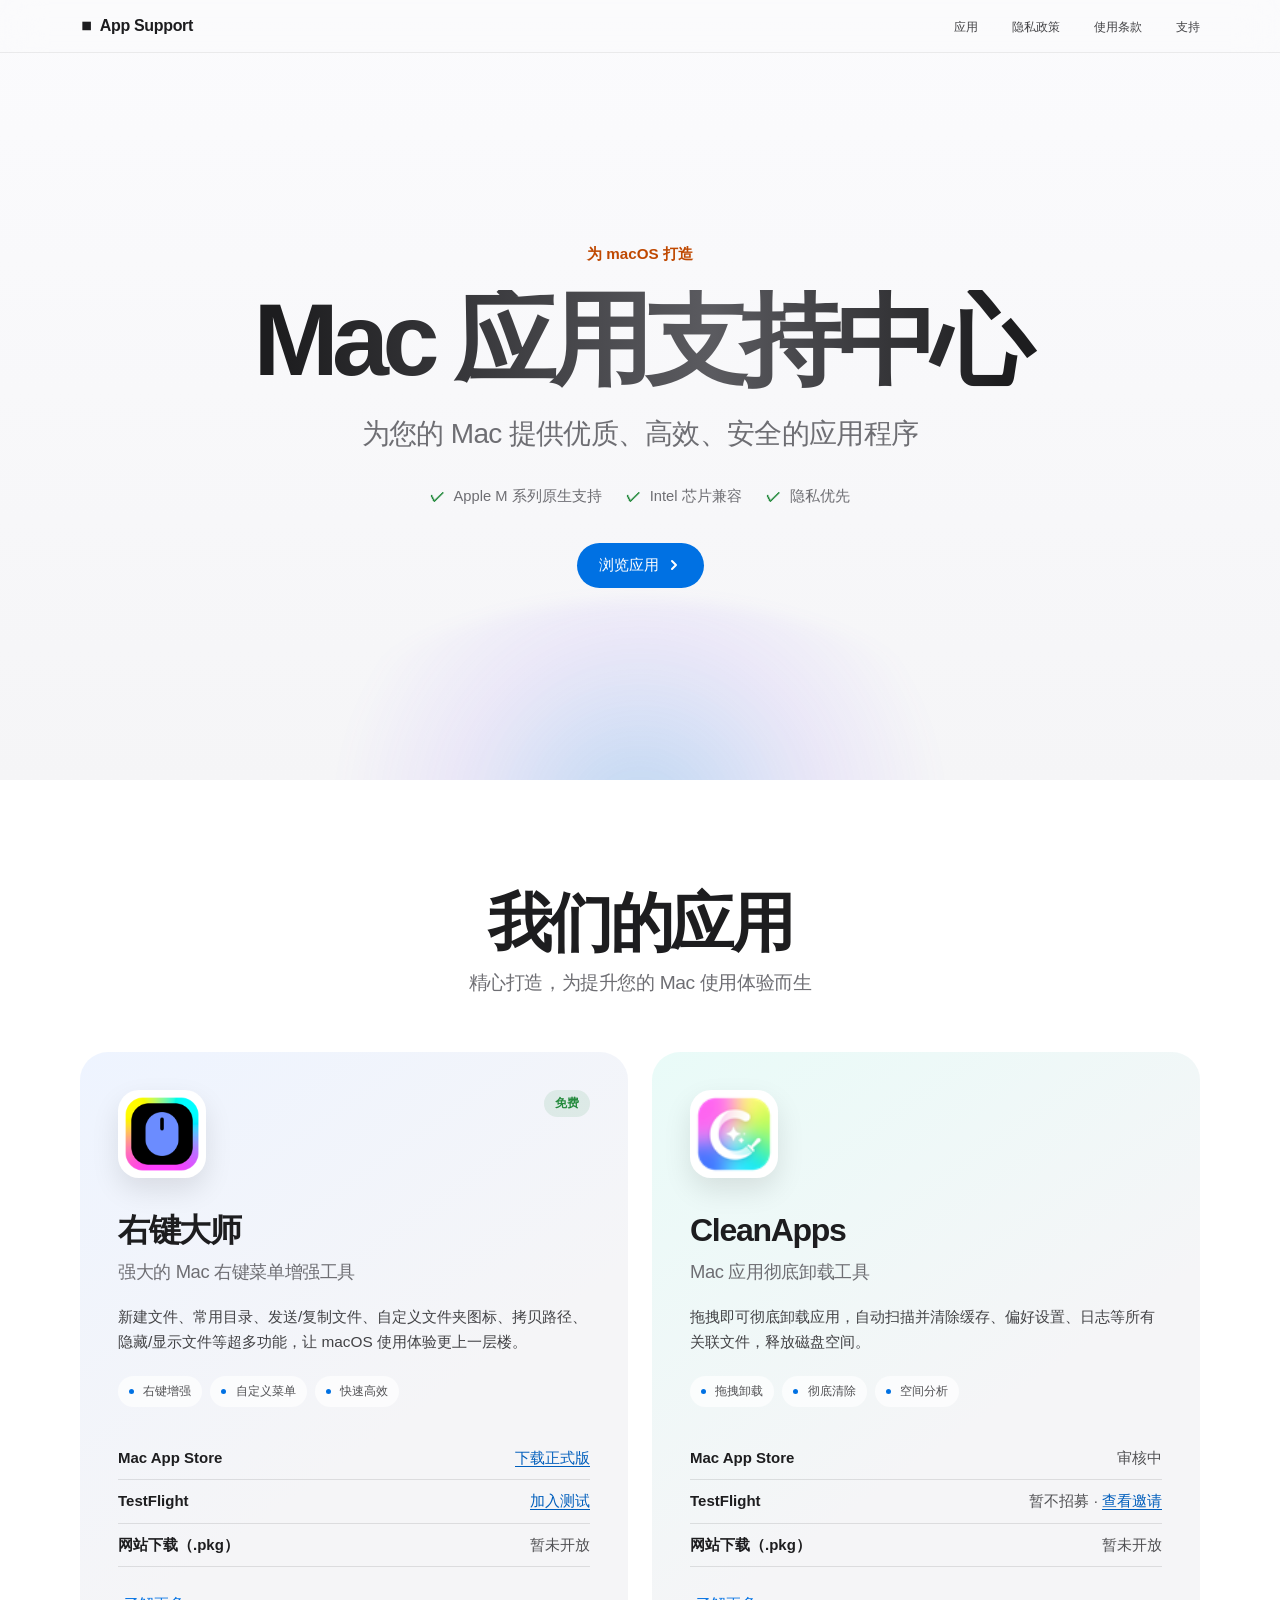
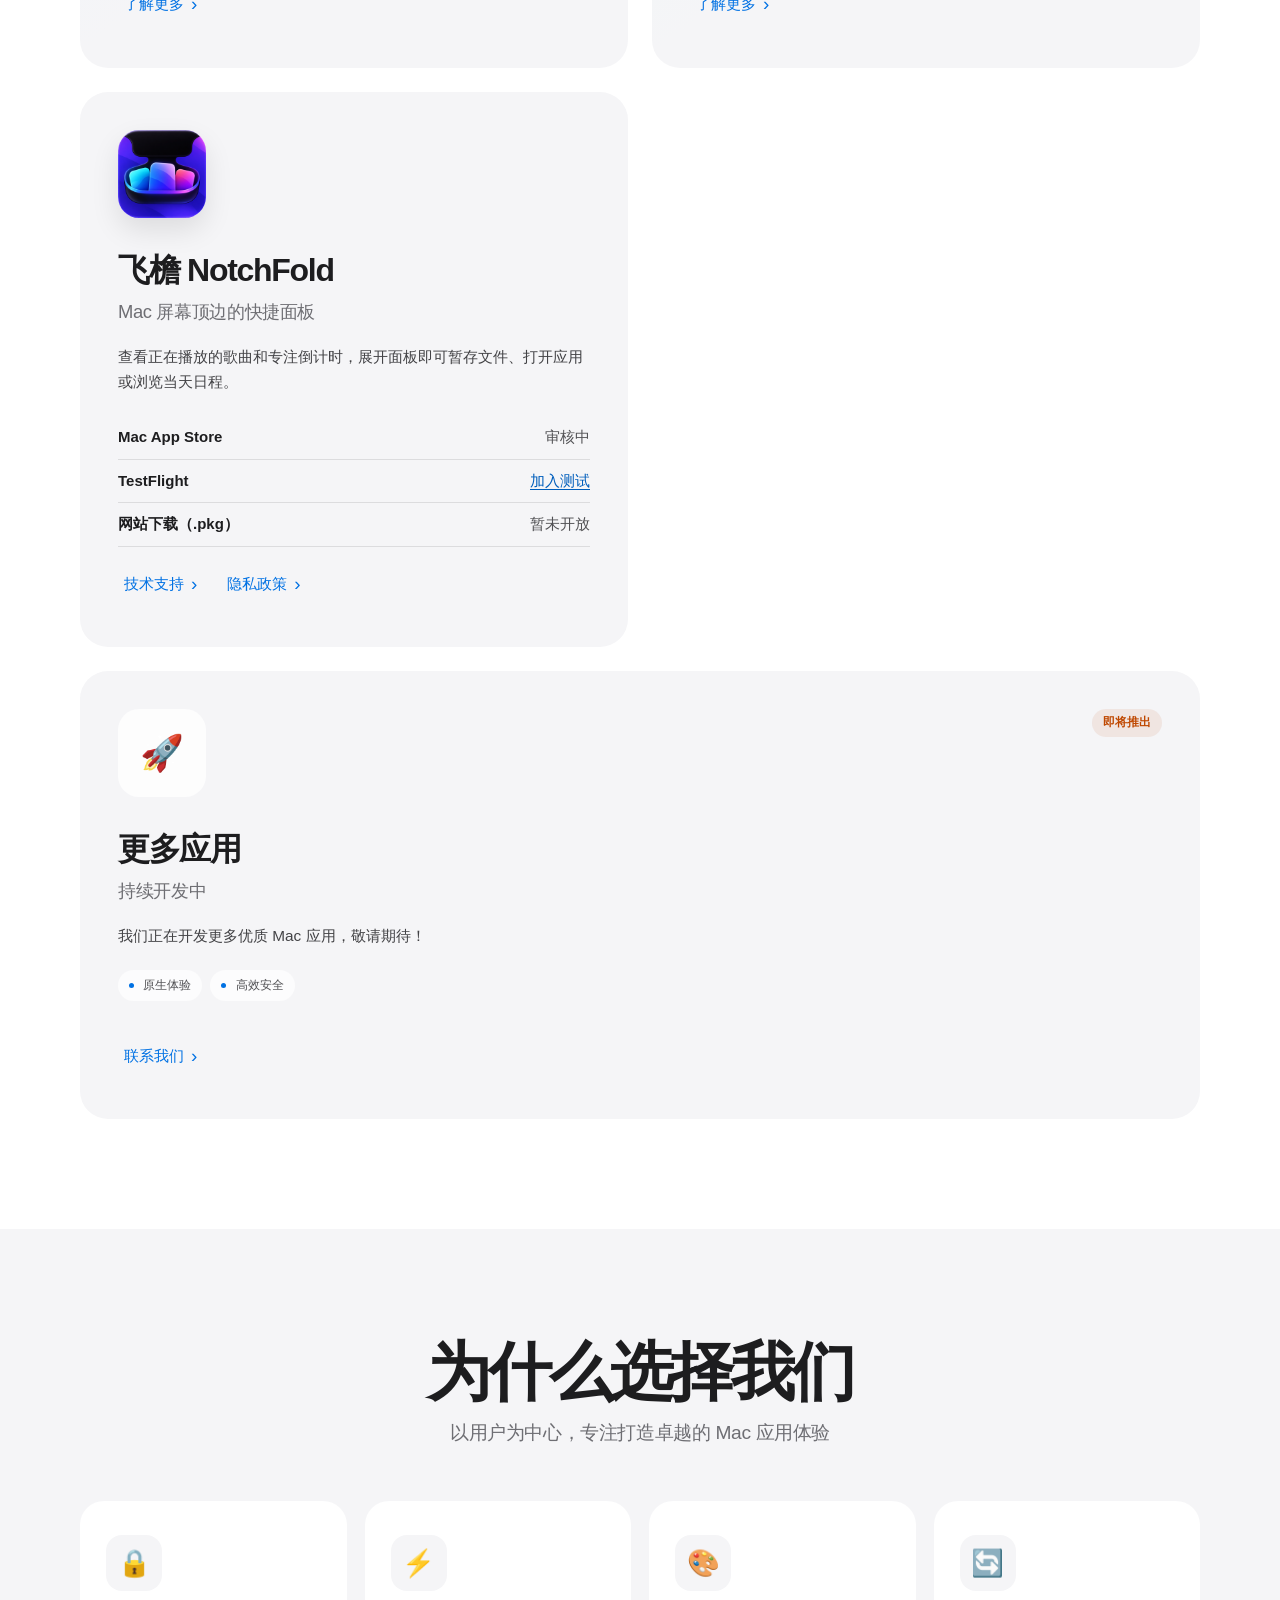
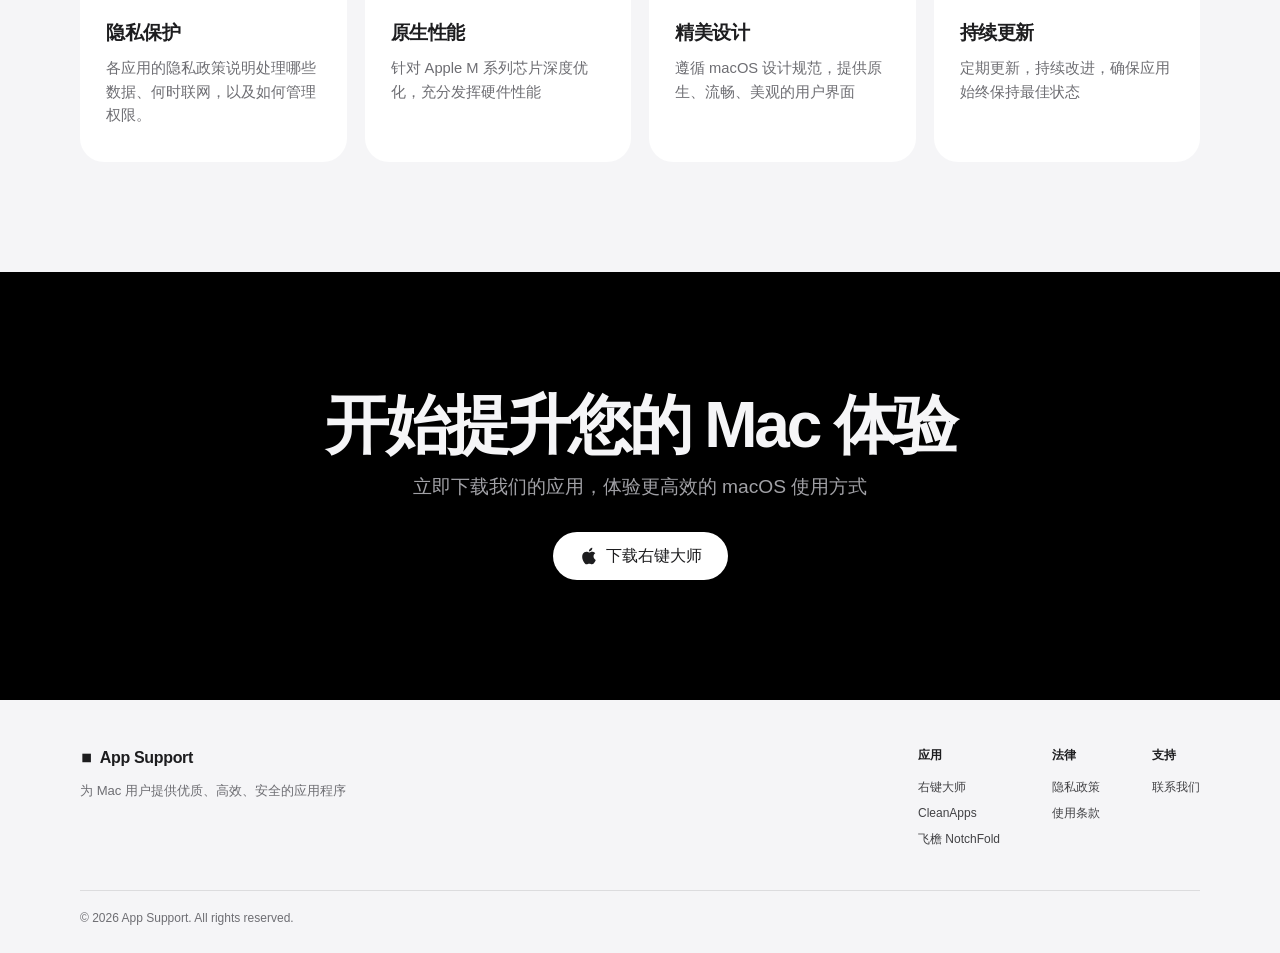
<file: index.html>
<!DOCTYPE html>
<html lang="zh-CN">
<head>
    <meta charset="UTF-8">
    <meta name="viewport" content="width=device-width, initial-scale=1.0">
    <title>App Support - Mac应用支持中心</title>
    <meta name="description" content="为 Mac 用户打造优质、高效、隐私优先的原生应用。">
    <link rel="icon" href="images/app-icon.png">
    <link rel="stylesheet" href="style.css">
</head>
<body>
    <header>
        <nav class="container">
            <div class="logo"><a href="index.html"><span class="logo-icon">◆</span><span>App Support</span></a></div>
            <ul class="nav-links">
                <li><a href="#apps">应用</a></li>
                <li><a href="privacy.html">隐私政策</a></li>
                <li><a href="terms.html">使用条款</a></li>
                <li><a href="support.html">支持</a></li>
            </ul>
            <button class="mobile-menu-btn" aria-label="打开导航菜单">
                <span></span>
                <span></span>
            </button>
        </nav>
    </header>

    <main>
        <!-- Hero Section -->
        <section class="hero">
            <div class="hero-bg">
                <div class="hero-glow hero-glow-1"></div>
                <div class="hero-glow hero-glow-2"></div>
                <div class="hero-glow hero-glow-3"></div>
            </div>
            <div class="container hero-content">
                <div class="hero-badge">为 macOS 打造</div>
                <h1>Mac 应用支持中心</h1>
                <p class="hero-subtitle">为您的 Mac 提供优质、高效、安全的应用程序</p>
                <div class="hero-features">
                    <div class="hero-feature">
                        <span class="hero-feature-icon">✓</span>
                        <span>Apple M 系列原生支持</span>
                    </div>
                    <div class="hero-feature">
                        <span class="hero-feature-icon">✓</span>
                        <span>Intel 芯片兼容</span>
                    </div>
                    <div class="hero-feature">
                        <span class="hero-feature-icon">✓</span>
                        <span>隐私优先</span>
                    </div>
                </div>
                <div class="hero-actions">
                    <a href="#apps" class="btn btn-primary">
                        <span>浏览应用</span>
                        <svg width="16" height="16" viewBox="0 0 16 16" fill="none">
                            <path d="M6 12L10 8L6 4" stroke="currentColor" stroke-width="2" stroke-linecap="round" stroke-linejoin="round"/>
                        </svg>
                    </a>
                </div>
            </div>
            <div class="hero-scroll-indicator">
                <div class="scroll-line"></div>
            </div>
        </section>

        <!-- Apps Section -->
        <section id="apps" class="apps-section">
            <div class="container">
                <div class="section-header">
                    <h2 class="section-title">我们的应用</h2>
                    <p class="section-subtitle">精心打造，为提升您的 Mac 使用体验而生</p>
                </div>
                <div class="apps-grid">
                    <!-- 右键大师 -->
                    <div class="app-card">
                        <div class="app-card-glow"></div>
                        <div class="app-card-content">
                            <div class="app-header">
                                <div class="app-icon-wrapper">
                                    <img src="images/app-icon.png" alt="右键大师" class="app-icon-img">
                                </div>
                                <div class="app-badge free">免费</div>
                            </div>
                            <h3 class="app-name">右键大师</h3>
                            <p class="app-tagline">强大的 Mac 右键菜单增强工具</p>
                            <p class="app-desc">新建文件、常用目录、发送/复制文件、自定义文件夹图标、拷贝路径、隐藏/显示文件等超多功能，让 macOS 使用体验更上一层楼。</p>
                            <div class="app-features">
                                <span class="feature-tag">
                                    <span class="feature-dot"></span>
                                    右键增强
                                </span>
                                <span class="feature-tag">
                                    <span class="feature-dot"></span>
                                    自定义菜单
                                </span>
                                <span class="feature-tag">
                                    <span class="feature-dot"></span>
                                    快速高效
                                </span>
                            </div>
                            <dl class="download-channels">
                                <div>
                                    <dt>Mac App Store</dt>
                                    <dd><a href="https://apps.apple.com/cn/app/%E5%8F%B3%E9%94%AE%E5%A4%A7%E5%B8%88/id6742123561?mt=12">下载正式版</a></dd>
                                </div>
                                <div>
                                    <dt>TestFlight</dt>
                                    <dd><a href="https://testflight.apple.com/join/vqYT5rH8">加入测试</a></dd>
                                </div>
                                <div>
                                    <dt>网站下载（.pkg）</dt>
                                    <dd>暂未开放</dd>
                                </div>
                            </dl>
                            <div class="app-actions">
                                <a href="apps/rightclick-master.html" class="btn btn-secondary">了解更多</a>
                            </div>
                        </div>
                    </div>

                    <!-- CleanApps -->
                    <div class="app-card">
                        <div class="app-card-glow"></div>
                        <div class="app-card-content">
                            <div class="app-header">
                                <div class="app-icon-wrapper">
                                    <img src="images/cleanapps-icon.png" alt="CleanApps" class="app-icon-img">
                                </div>
                            </div>
                            <h3 class="app-name">CleanApps</h3>
                            <p class="app-tagline">Mac 应用彻底卸载工具</p>
                            <p class="app-desc">拖拽即可彻底卸载应用，自动扫描并清除缓存、偏好设置、日志等所有关联文件，释放磁盘空间。</p>
                            <div class="app-features">
                                <span class="feature-tag">
                                    <span class="feature-dot"></span>
                                    拖拽卸载
                                </span>
                                <span class="feature-tag">
                                    <span class="feature-dot"></span>
                                    彻底清除
                                </span>
                                <span class="feature-tag">
                                    <span class="feature-dot"></span>
                                    空间分析
                                </span>
                            </div>
                            <dl class="download-channels">
                                <div>
                                    <dt>Mac App Store</dt>
                                    <dd>审核中</dd>
                                </div>
                                <div>
                                    <dt>TestFlight</dt>
                                    <dd>暂不招募 · <a href="https://testflight.apple.com/join/TPYxN2VU">查看邀请</a></dd>
                                </div>
                                <div>
                                    <dt>网站下载（.pkg）</dt>
                                    <dd>暂未开放</dd>
                                </div>
                            </dl>
                            <div class="app-actions">
                                <a href="apps/cleanapps.html" class="btn btn-secondary">了解更多</a>
                            </div>
                        </div>
                    </div>

                    <!-- 飞檐 NotchFold -->
                    <div class="app-card">
                        <div class="app-card-glow"></div>
                        <div class="app-card-content">
                            <div class="app-header">
                                <div class="app-icon-wrapper">
                                    <img src="images/notchfold-icon.png" alt="" class="app-icon-img">
                                </div>
                            </div>
                            <h3 class="app-name">飞檐 NotchFold</h3>
                            <p class="app-tagline">Mac 屏幕顶边的快捷面板</p>
                            <p class="app-desc">查看正在播放的歌曲和专注倒计时，展开面板即可暂存文件、打开应用或浏览当天日程。</p>
                            <dl class="download-channels">
                                <div>
                                    <dt>Mac App Store</dt>
                                    <dd>审核中</dd>
                                </div>
                                <div>
                                    <dt>TestFlight</dt>
                                    <dd><a href="https://testflight.apple.com/join/aY6WRwjh">加入测试</a></dd>
                                </div>
                                <div>
                                    <dt>网站下载（.pkg）</dt>
                                    <dd>暂未开放</dd>
                                </div>
                            </dl>
                            <div class="app-actions">
                                <a href="apps/notchfold.html" class="btn btn-secondary">技术支持</a>
                                <a href="apps/notchfold-privacy.html" class="btn btn-secondary">隐私政策</a>
                            </div>
                        </div>
                    </div>

                    <!-- 更多应用占位 -->
                    <div class="app-card app-card-placeholder">
                        <div class="app-card-content">
                            <div class="app-header">
                                <div class="app-icon-wrapper app-icon-wrapper-placeholder">
                                    <span class="app-icon">🚀</span>
                                </div>
                                <div class="app-badge new">即将推出</div>
                            </div>
                            <h3 class="app-name">更多应用</h3>
                            <p class="app-tagline">持续开发中</p>
                            <p class="app-desc">我们正在开发更多优质 Mac 应用，敬请期待！</p>
                            <div class="app-features">
                                <span class="feature-tag">
                                    <span class="feature-dot"></span>
                                    原生体验
                                </span>
                                <span class="feature-tag">
                                    <span class="feature-dot"></span>
                                    高效安全
                                </span>
                            </div>
                            <div class="app-actions">
                                <a href="support.html" class="btn btn-secondary">
                                    联系我们
                                </a>
                            </div>
                        </div>
                    </div>
                </div>
            </div>
        </section>

        <!-- Features Section -->
        <section class="features-section">
            <div class="container">
                <div class="section-header">
                    <h2 class="section-title">为什么选择我们</h2>
                    <p class="section-subtitle">以用户为中心，专注打造卓越的 Mac 应用体验</p>
                </div>
                <div class="features-grid">
                    <div class="feature-card">
                        <div class="feature-icon-bg">
                            <span class="feature-icon">🔒</span>
                        </div>
                        <h3>隐私保护</h3>
                        <p>各应用的隐私政策说明处理哪些数据、何时联网，以及如何管理权限。</p>
                    </div>
                    <div class="feature-card">
                        <div class="feature-icon-bg">
                            <span class="feature-icon">⚡</span>
                        </div>
                        <h3>原生性能</h3>
                        <p>针对 Apple M 系列芯片深度优化，充分发挥硬件性能</p>
                    </div>
                    <div class="feature-card">
                        <div class="feature-icon-bg">
                            <span class="feature-icon">🎨</span>
                        </div>
                        <h3>精美设计</h3>
                        <p>遵循 macOS 设计规范，提供原生、流畅、美观的用户界面</p>
                    </div>
                    <div class="feature-card">
                        <div class="feature-icon-bg">
                            <span class="feature-icon">🔄</span>
                        </div>
                        <h3>持续更新</h3>
                        <p>定期更新，持续改进，确保应用始终保持最佳状态</p>
                    </div>
                </div>
            </div>
        </section>

        <!-- CTA Section -->
        <section class="cta-section">
            <div class="container">
                <div class="cta-content">
                    <h2>开始提升您的 Mac 体验</h2>
                    <p>立即下载我们的应用，体验更高效的 macOS 使用方式</p>
                    <a href="https://apps.apple.com/cn/app/%E5%8F%B3%E9%94%AE%E5%A4%A7%E5%B8%88/id6742123561?mt=12" class="btn btn-white btn-lg" target="_blank">
                        <svg width="20" height="20" viewBox="0 0 24 24" fill="currentColor">
                            <path d="M18.71 19.5c-.83 1.24-1.71 2.45-3.05 2.47-1.34.03-1.77-.79-3.29-.79-1.53 0-2 .77-3.27.82-1.31.05-2.3-1.32-3.14-2.53C4.25 17 2.94 12.45 4.7 9.39c.87-1.52 2.43-2.48 4.12-2.51 1.28-.02 2.5.87 3.29.87.78 0 2.26-1.07 3.81-.91.65.03 2.47.26 3.64 1.98-.09.06-2.17 1.28-2.15 3.81.03 3.02 2.65 4.03 2.68 4.04-.03.07-.42 1.44-1.38 2.83M13 3.5c.73-.83 1.94-1.46 2.94-1.5.13 1.17-.34 2.35-1.04 3.19-.69.85-1.83 1.51-2.95 1.42-.15-1.15.41-2.35 1.05-3.11z"/>
                        </svg>
                        下载右键大师
                    </a>
                </div>
            </div>
        </section>
    </main>

    <footer>
        <div class="container">
            <div class="footer-content">
                <div class="footer-brand">
                    <div class="logo">
                        <span class="logo-icon">◆</span>
                        <span>App Support</span>
                    </div>
                    <p>为 Mac 用户提供优质、高效、安全的应用程序</p>
                </div>
                <div class="footer-links">
                    <div class="footer-links-group">
                        <h4>应用</h4>
                        <a href="apps/rightclick-master.html">右键大师</a>
                        <a href="apps/cleanapps.html">CleanApps</a>
                        <a href="apps/notchfold.html">飞檐 NotchFold</a>
                    </div>
                    <div class="footer-links-group">
                        <h4>法律</h4>
                        <a href="privacy.html">隐私政策</a>
                        <a href="terms.html">使用条款</a>
                    </div>
                    <div class="footer-links-group">
                        <h4>支持</h4>
                        <a href="support.html">联系我们</a>
                    </div>
                </div>
            </div>
            <div class="footer-bottom">
                <p>&copy; 2026 App Support. All rights reserved.</p>
            </div>
        </div>
    </footer>

    <script src="script.js"></script>
</body>
</html>
</file>
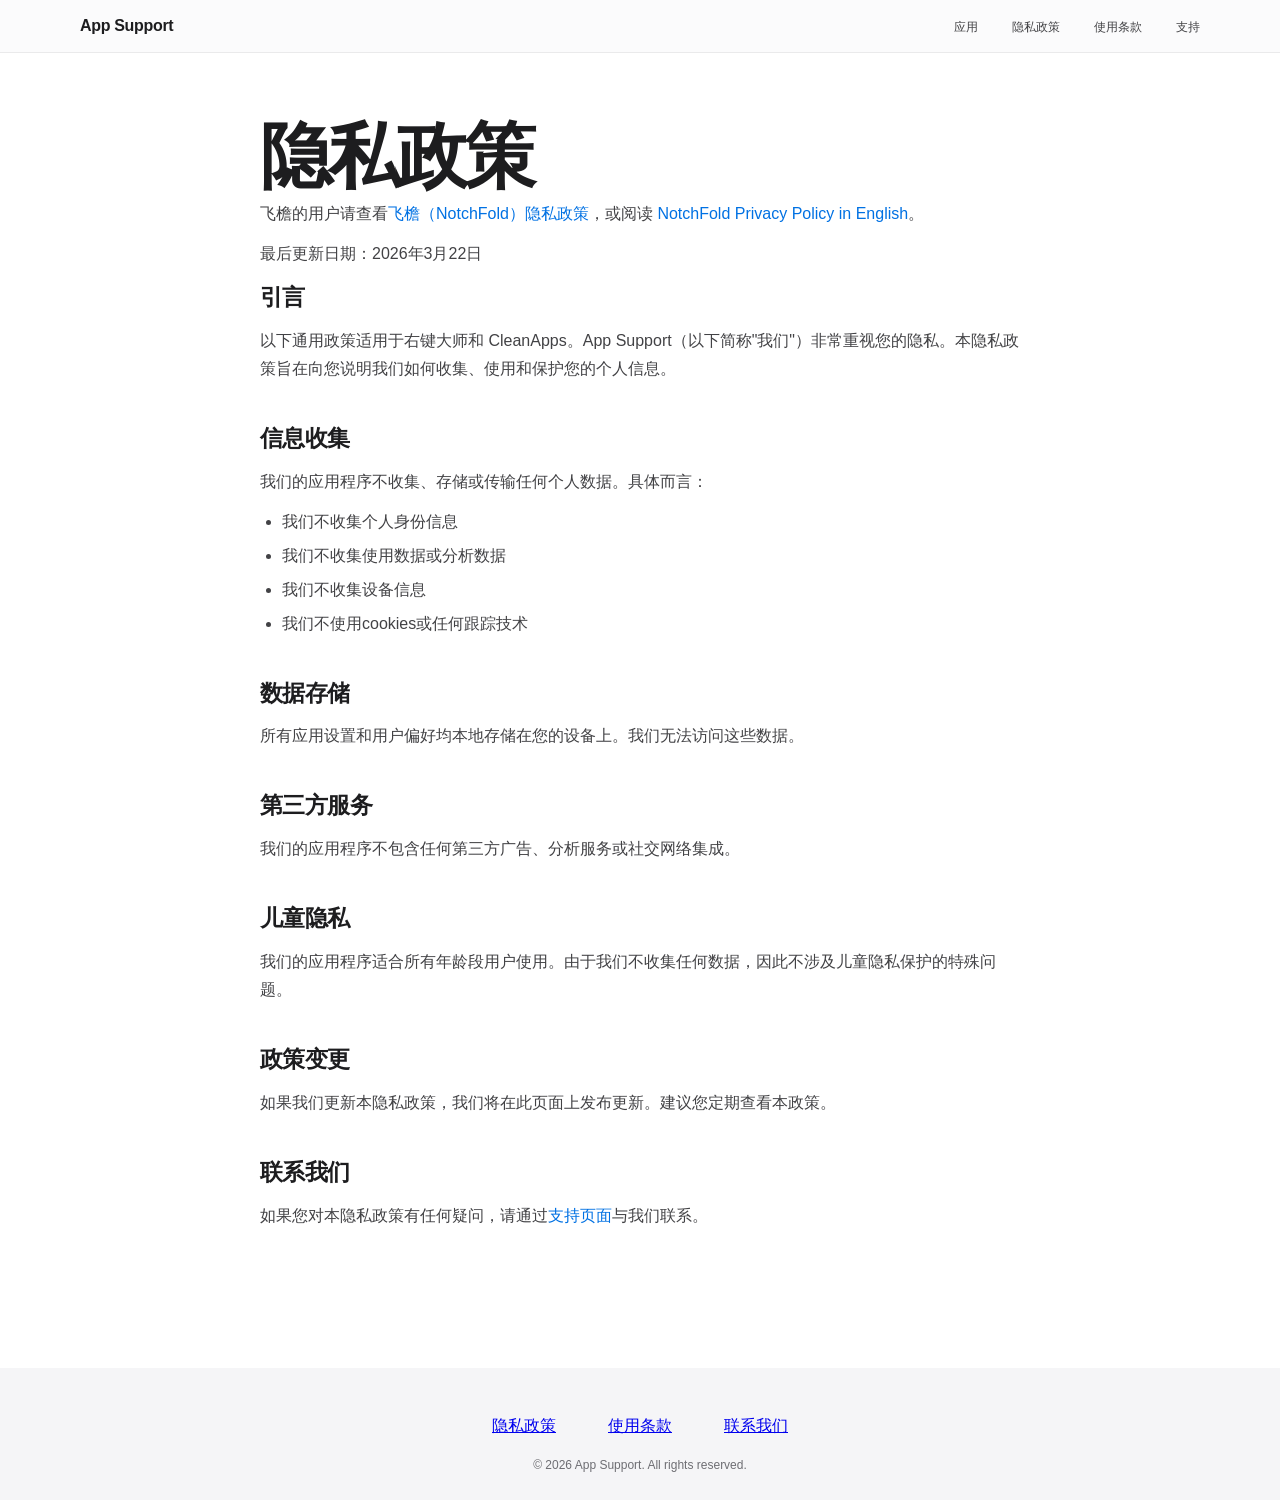
<file: privacy.html>
<!DOCTYPE html>
<html lang="zh-CN">
<head>
    <meta charset="UTF-8">
    <meta name="viewport" content="width=device-width, initial-scale=1.0">
    <title>隐私政策 - App Support</title>
    <meta name="description" content="App Support 应用隐私政策。">
    <link rel="icon" href="images/app-icon.png">
    <link rel="stylesheet" href="style.css">
</head>
<body>
    <header>
        <nav class="container">
            <div class="logo"><a href="index.html">App Support</a></div>
            <ul class="nav-links">
                <li><a href="index.html#apps">应用</a></li>
                <li><a href="privacy.html">隐私政策</a></li>
                <li><a href="terms.html">使用条款</a></li>
                <li><a href="support.html">支持</a></li>
            </ul>
            <button class="mobile-menu-btn" aria-label="打开导航菜单"><span></span><span></span></button>
        </nav>
    </header>

    <main>
        <section class="legal-content">
            <div class="container">
                <h1>隐私政策</h1>
                <p>飞檐的用户请查看<a href="apps/notchfold-privacy.html">飞檐（NotchFold）隐私政策</a>，或阅读 <a href="apps/notchfold-privacy-en.html" lang="en">NotchFold Privacy Policy in English</a>。</p>
                <p class="last-updated">最后更新日期：2026年3月22日</p>

                <section>
                    <h2>引言</h2>
                    <p>以下通用政策适用于右键大师和 CleanApps。App Support（以下简称"我们"）非常重视您的隐私。本隐私政策旨在向您说明我们如何收集、使用和保护您的个人信息。</p>
                </section>

                <section>
                    <h2>信息收集</h2>
                    <p>我们的应用程序不收集、存储或传输任何个人数据。具体而言：</p>
                    <ul>
                        <li>我们不收集个人身份信息</li>
                        <li>我们不收集使用数据或分析数据</li>
                        <li>我们不收集设备信息</li>
                        <li>我们不使用cookies或任何跟踪技术</li>
                    </ul>
                </section>

                <section>
                    <h2>数据存储</h2>
                    <p>所有应用设置和用户偏好均本地存储在您的设备上。我们无法访问这些数据。</p>
                </section>

                <section>
                    <h2>第三方服务</h2>
                    <p>我们的应用程序不包含任何第三方广告、分析服务或社交网络集成。</p>
                </section>

                <section>
                    <h2>儿童隐私</h2>
                    <p>我们的应用程序适合所有年龄段用户使用。由于我们不收集任何数据，因此不涉及儿童隐私保护的特殊问题。</p>
                </section>

                <section>
                    <h2>政策变更</h2>
                    <p>如果我们更新本隐私政策，我们将在此页面上发布更新。建议您定期查看本政策。</p>
                </section>

                <section>
                    <h2>联系我们</h2>
                    <p>如果您对本隐私政策有任何疑问，请通过<a href="support.html">支持页面</a>与我们联系。</p>
                </section>
            </div>
        </section>
    </main>

    <footer>
        <div class="container">
            <div class="footer-links">
                <a href="privacy.html">隐私政策</a>
                <a href="terms.html">使用条款</a>
                <a href="support.html">联系我们</a>
            </div>
            <p>&copy; 2026 App Support. All rights reserved.</p>
        </div>
    </footer>

    <script src="script.js"></script>
</body>
</html>
</file>
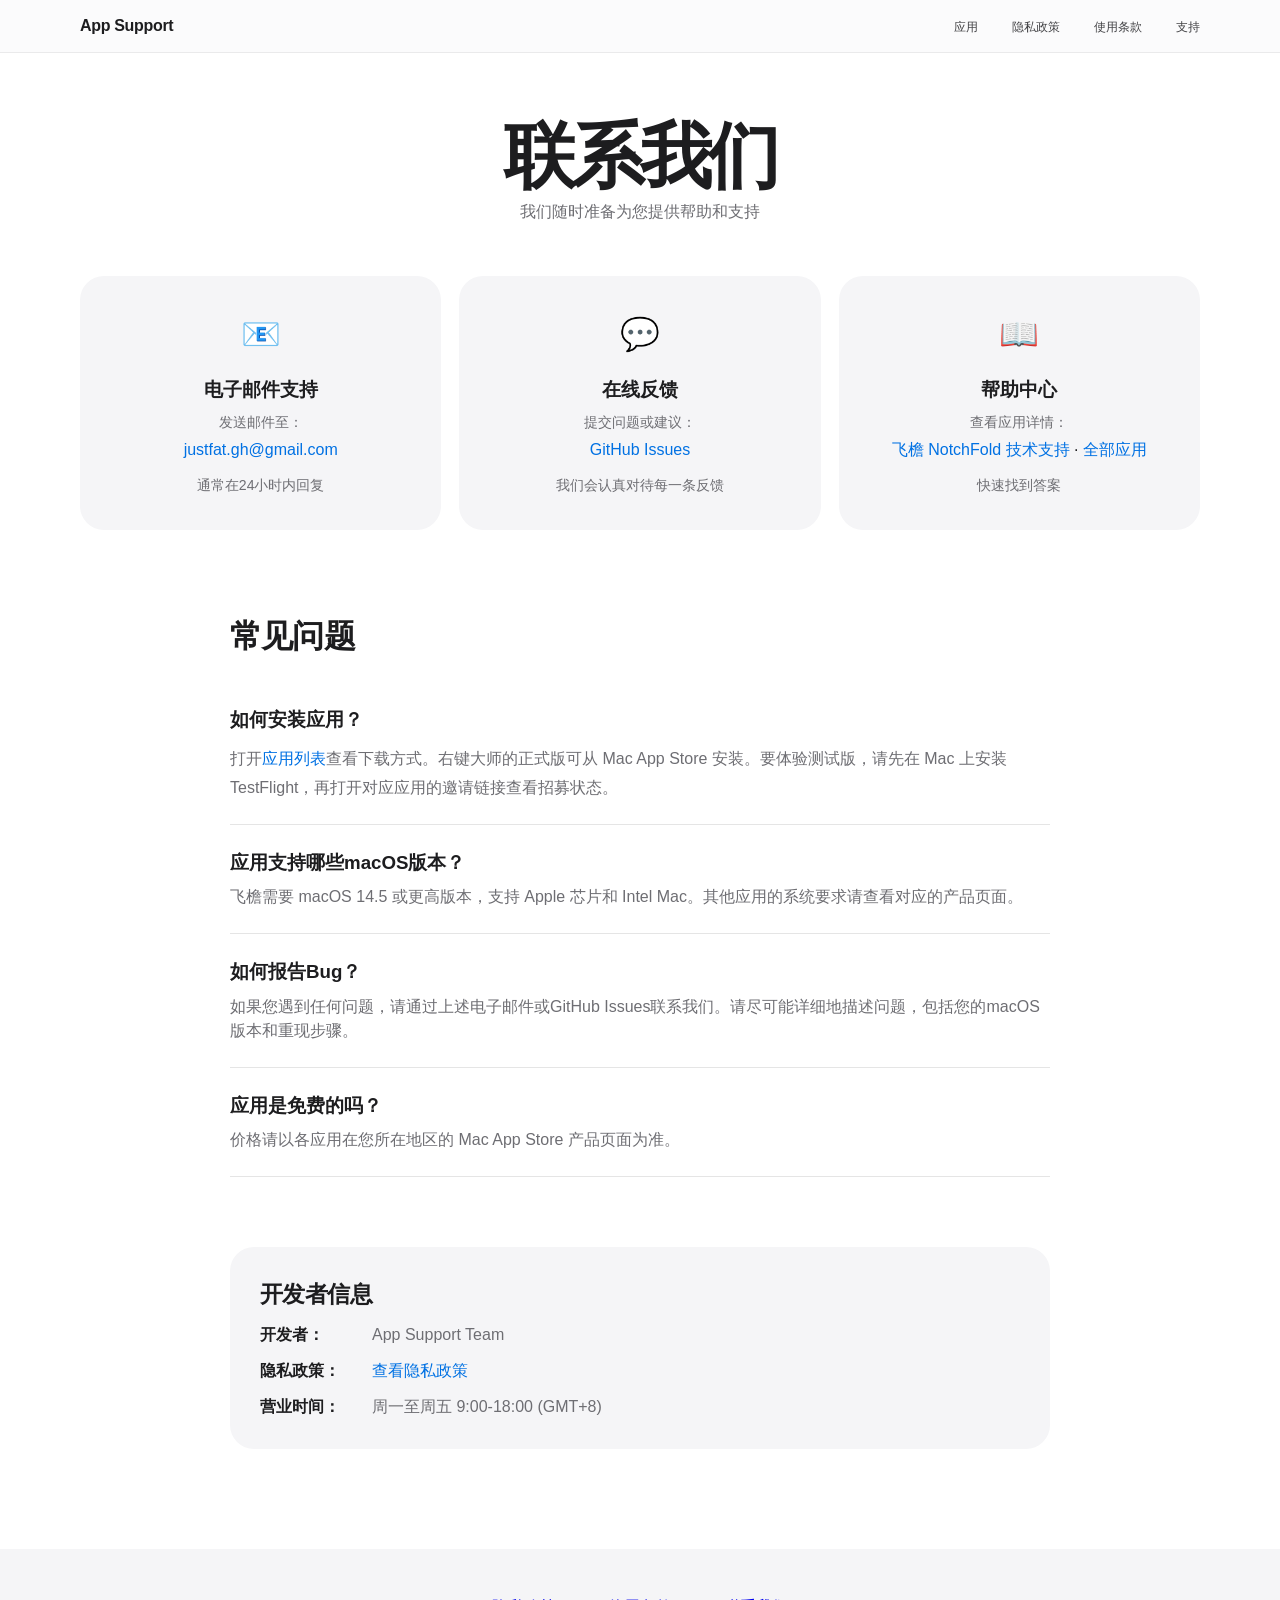
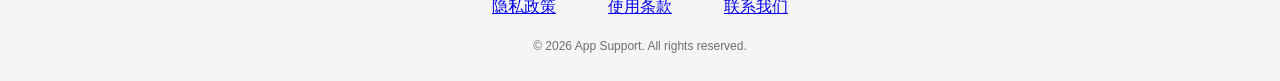
<file: support.html>
<!DOCTYPE html>
<html lang="zh-CN">
<head>
    <meta charset="UTF-8">
    <meta name="viewport" content="width=device-width, initial-scale=1.0">
    <title>联系我们 - App Support</title>
    <meta name="description" content="获取 App Support 旗下 Mac 应用的帮助与支持。">
    <link rel="icon" href="images/app-icon.png">
    <link rel="stylesheet" href="style.css">
</head>
<body>
    <header>
        <nav class="container">
            <div class="logo"><a href="index.html">App Support</a></div>
            <ul class="nav-links">
                <li><a href="index.html#apps">应用</a></li>
                <li><a href="privacy.html">隐私政策</a></li>
                <li><a href="terms.html">使用条款</a></li>
                <li><a href="support.html">支持</a></li>
            </ul>
            <button class="mobile-menu-btn" aria-label="打开导航菜单"><span></span><span></span></button>
        </nav>
    </header>

    <main>
        <section class="support-page">
            <div class="container">
                <h1>联系我们</h1>
                <p class="intro">我们随时准备为您提供帮助和支持</p>

                <div class="support-grid">
                    <div class="support-card">
                        <div class="support-icon">📧</div>
                        <h3>电子邮件支持</h3>
                        <p>发送邮件至：</p>
                        <a href="mailto:justfat.gh@gmail.com" class="support-link">justfat.gh@gmail.com</a>
                        <p class="response-time">通常在24小时内回复</p>
                    </div>

                    <div class="support-card">
                        <div class="support-icon">💬</div>
                        <h3>在线反馈</h3>
                        <p>提交问题或建议：</p>
                        <a href="https://github.com/JustFavor/macapp-support/issues" class="support-link" target="_blank">GitHub Issues</a>
                        <p class="response-time">我们会认真对待每一条反馈</p>
                    </div>

                    <div class="support-card">
                        <div class="support-icon">📖</div>
                        <h3>帮助中心</h3>
                        <p>查看应用详情：</p>
                        <a href="apps/notchfold.html" class="support-link">飞檐 NotchFold 技术支持</a> · <a href="index.html#apps" class="support-link">全部应用</a>
                        <p class="response-time">快速找到答案</p>
                    </div>
                </div>

                <div class="faq-section">
                    <h2>常见问题</h2>
                    
                    <div class="faq-item">
                        <h3>如何安装应用？</h3>
                        <p>打开<a class="support-link" href="index.html#apps">应用列表</a>查看下载方式。右键大师的正式版可从 Mac App Store 安装。要体验测试版，请先在 Mac 上安装 TestFlight，再打开对应应用的邀请链接查看招募状态。</p>
                    </div>

                    <div class="faq-item">
                        <h3>应用支持哪些macOS版本？</h3>
                        <p>飞檐需要 macOS 14.5 或更高版本，支持 Apple 芯片和 Intel Mac。其他应用的系统要求请查看对应的产品页面。</p>
                    </div>

                    <div class="faq-item">
                        <h3>如何报告Bug？</h3>
                        <p>如果您遇到任何问题，请通过上述电子邮件或GitHub Issues联系我们。请尽可能详细地描述问题，包括您的macOS版本和重现步骤。</p>
                    </div>

                    <div class="faq-item">
                        <h3>应用是免费的吗？</h3>
                        <p>价格请以各应用在您所在地区的 Mac App Store 产品页面为准。</p>
                    </div>
                </div>

                <div class="developer-info">
                    <h2>开发者信息</h2>
                    <div class="info-grid">
                        <div class="info-item">
                            <strong>开发者：</strong>
                            <span>App Support Team</span>
                        </div>
                        <div class="info-item">
                            <strong>隐私政策：</strong>
                            <span><a href="privacy.html">查看隐私政策</a></span>
                        </div>
                        <div class="info-item">
                            <strong>营业时间：</strong>
                            <span>周一至周五 9:00-18:00 (GMT+8)</span>
                        </div>
                    </div>
                </div>
            </div>
        </section>
    </main>

    <footer>
        <div class="container">
            <div class="footer-links">
                <a href="privacy.html">隐私政策</a>
                <a href="terms.html">使用条款</a>
                <a href="support.html">联系我们</a>
            </div>
            <p>&copy; 2026 App Support. All rights reserved.</p>
        </div>
    </footer>

    <script src="script.js"></script>
</body>
</html>
</file>
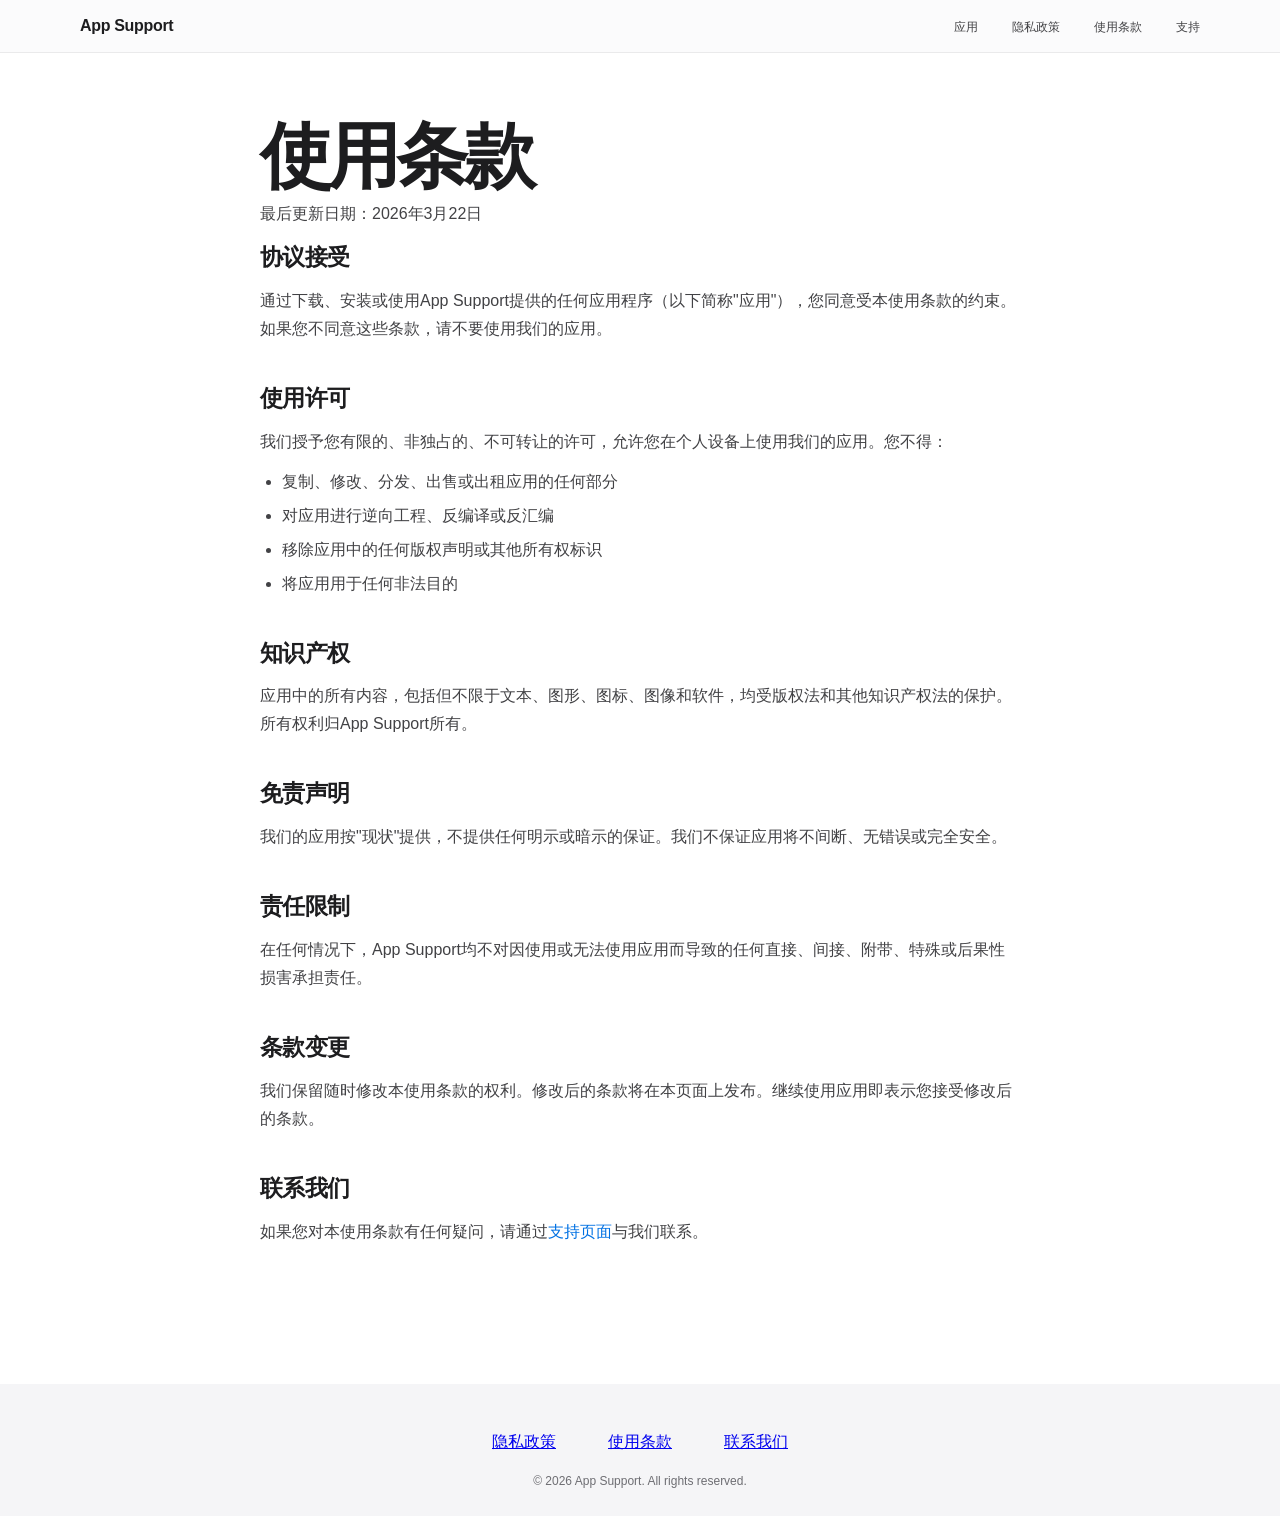
<file: terms.html>
<!DOCTYPE html>
<html lang="zh-CN">
<head>
    <meta charset="UTF-8">
    <meta name="viewport" content="width=device-width, initial-scale=1.0">
    <title>使用条款 - App Support</title>
    <meta name="description" content="App Support 应用使用条款。">
    <link rel="icon" href="images/app-icon.png">
    <link rel="stylesheet" href="style.css">
</head>
<body>
    <header>
        <nav class="container">
            <div class="logo"><a href="index.html">App Support</a></div>
            <ul class="nav-links">
                <li><a href="index.html#apps">应用</a></li>
                <li><a href="privacy.html">隐私政策</a></li>
                <li><a href="terms.html">使用条款</a></li>
                <li><a href="support.html">支持</a></li>
            </ul>
            <button class="mobile-menu-btn" aria-label="打开导航菜单"><span></span><span></span></button>
        </nav>
    </header>

    <main>
        <section class="legal-content">
            <div class="container">
                <h1>使用条款</h1>
                <p class="last-updated">最后更新日期：2026年3月22日</p>

                <section>
                    <h2>协议接受</h2>
                    <p>通过下载、安装或使用App Support提供的任何应用程序（以下简称"应用"），您同意受本使用条款的约束。如果您不同意这些条款，请不要使用我们的应用。</p>
                </section>

                <section>
                    <h2>使用许可</h2>
                    <p>我们授予您有限的、非独占的、不可转让的许可，允许您在个人设备上使用我们的应用。您不得：</p>
                    <ul>
                        <li>复制、修改、分发、出售或出租应用的任何部分</li>
                        <li>对应用进行逆向工程、反编译或反汇编</li>
                        <li>移除应用中的任何版权声明或其他所有权标识</li>
                        <li>将应用用于任何非法目的</li>
                    </ul>
                </section>

                <section>
                    <h2>知识产权</h2>
                    <p>应用中的所有内容，包括但不限于文本、图形、图标、图像和软件，均受版权法和其他知识产权法的保护。所有权利归App Support所有。</p>
                </section>

                <section>
                    <h2>免责声明</h2>
                    <p>我们的应用按"现状"提供，不提供任何明示或暗示的保证。我们不保证应用将不间断、无错误或完全安全。</p>
                </section>

                <section>
                    <h2>责任限制</h2>
                    <p>在任何情况下，App Support均不对因使用或无法使用应用而导致的任何直接、间接、附带、特殊或后果性损害承担责任。</p>
                </section>

                <section>
                    <h2>条款变更</h2>
                    <p>我们保留随时修改本使用条款的权利。修改后的条款将在本页面上发布。继续使用应用即表示您接受修改后的条款。</p>
                </section>

                <section>
                    <h2>联系我们</h2>
                    <p>如果您对本使用条款有任何疑问，请通过<a href="support.html">支持页面</a>与我们联系。</p>
                </section>
            </div>
        </section>
    </main>

    <footer>
        <div class="container">
            <div class="footer-links">
                <a href="privacy.html">隐私政策</a>
                <a href="terms.html">使用条款</a>
                <a href="support.html">联系我们</a>
            </div>
            <p>&copy; 2026 App Support. All rights reserved.</p>
        </div>
    </footer>

    <script src="script.js"></script>
</body>
</html>
</file>
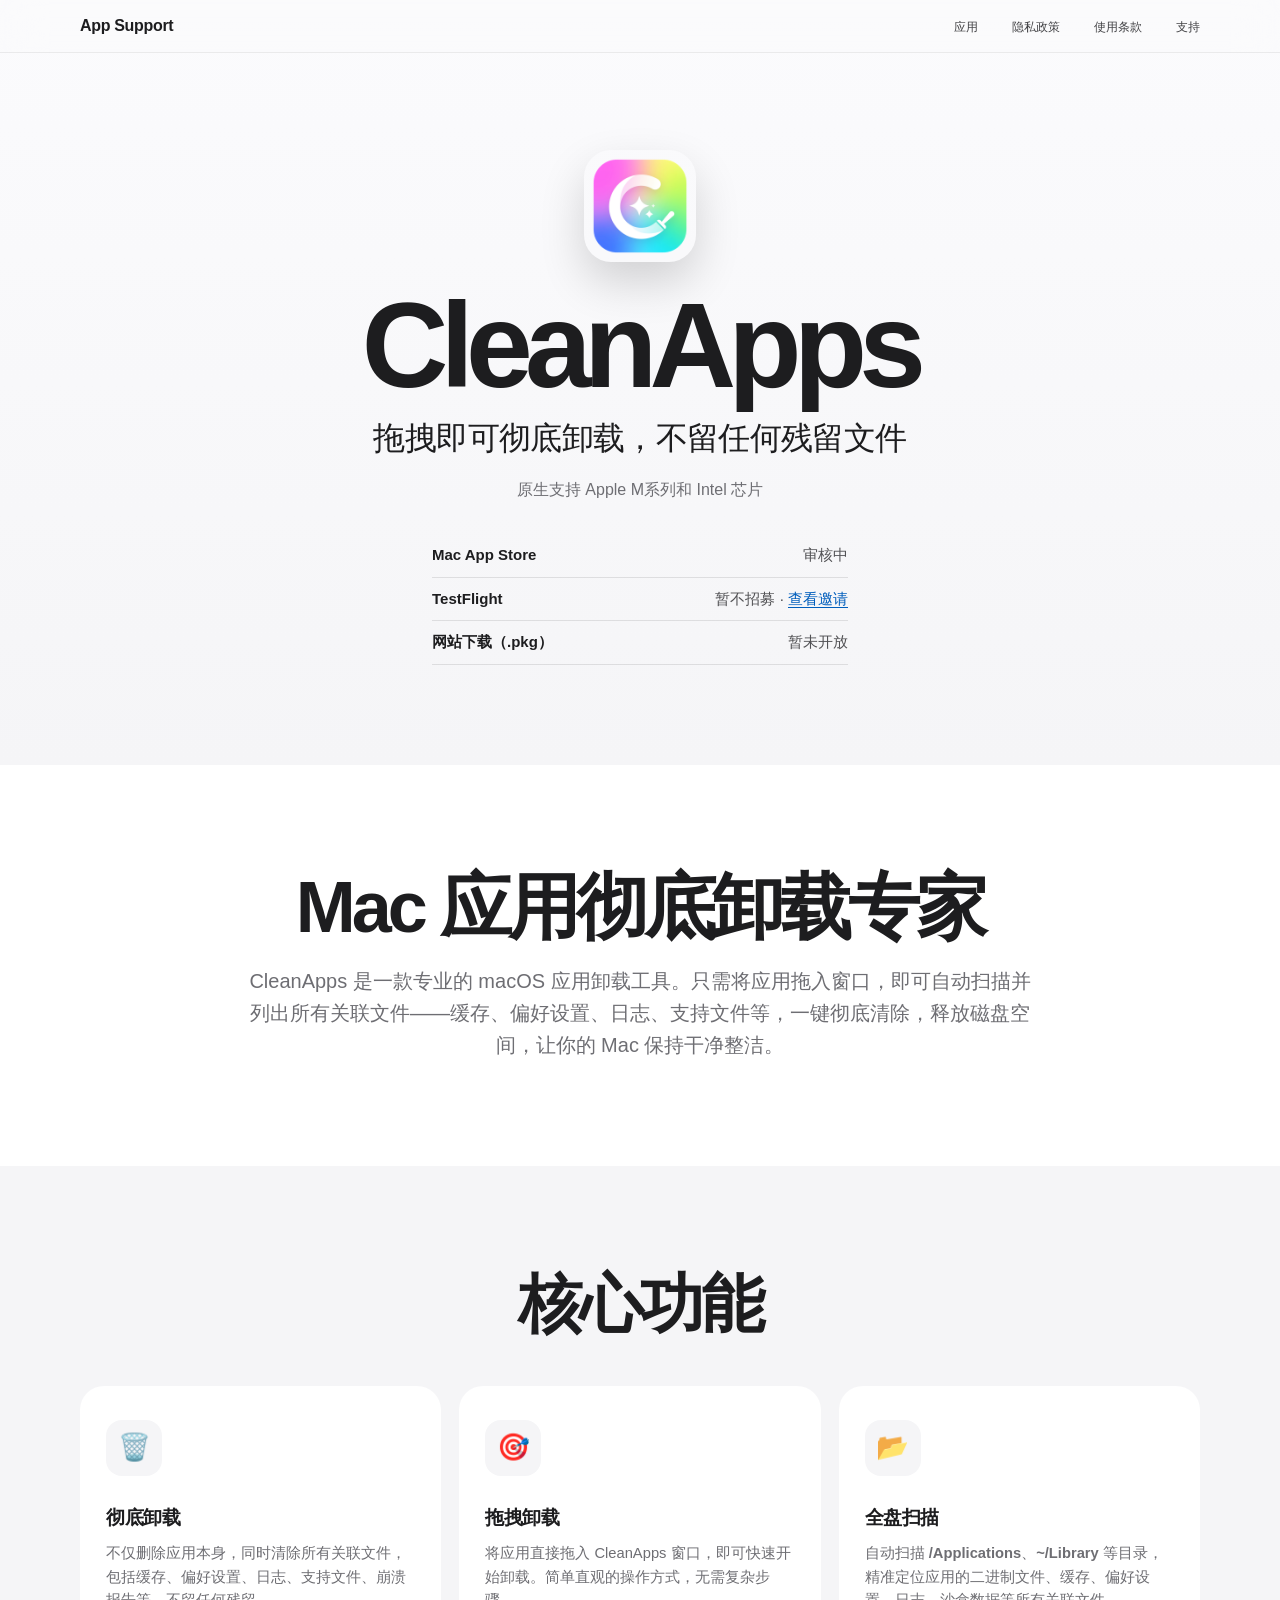
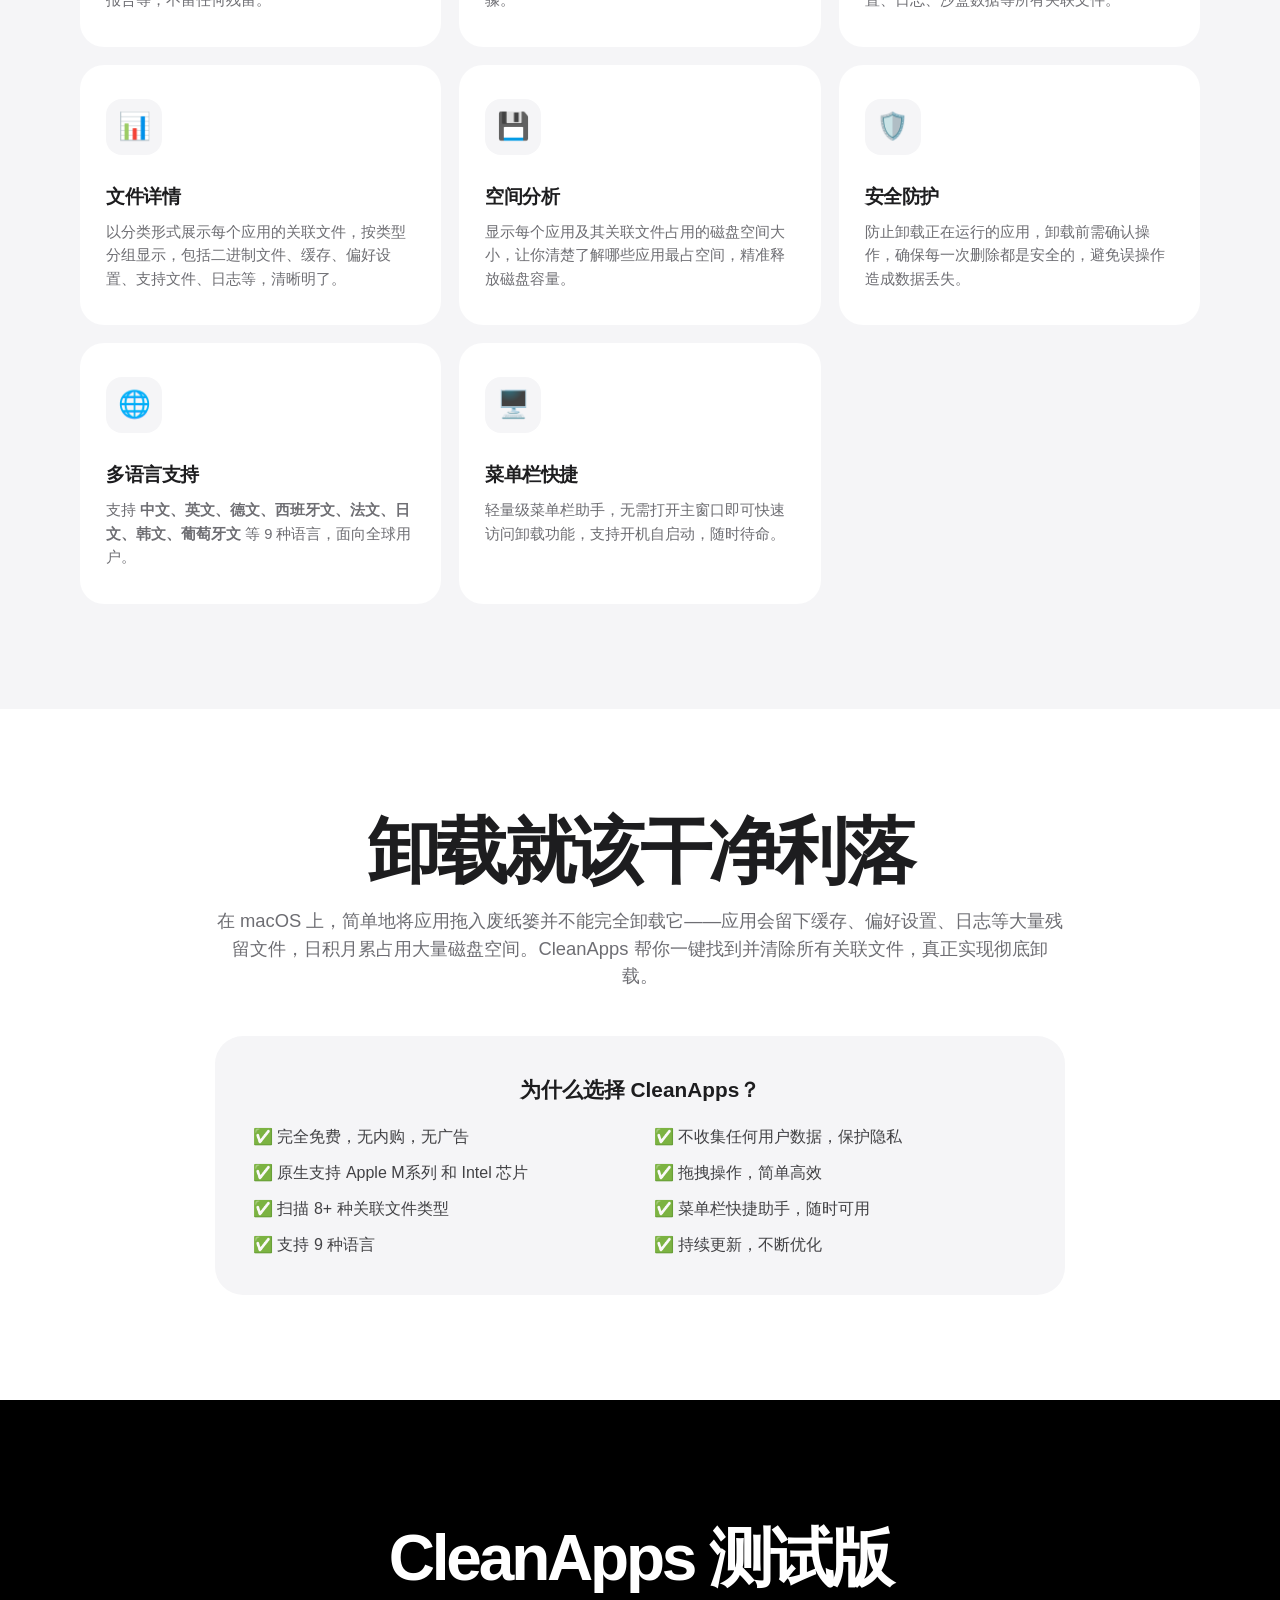
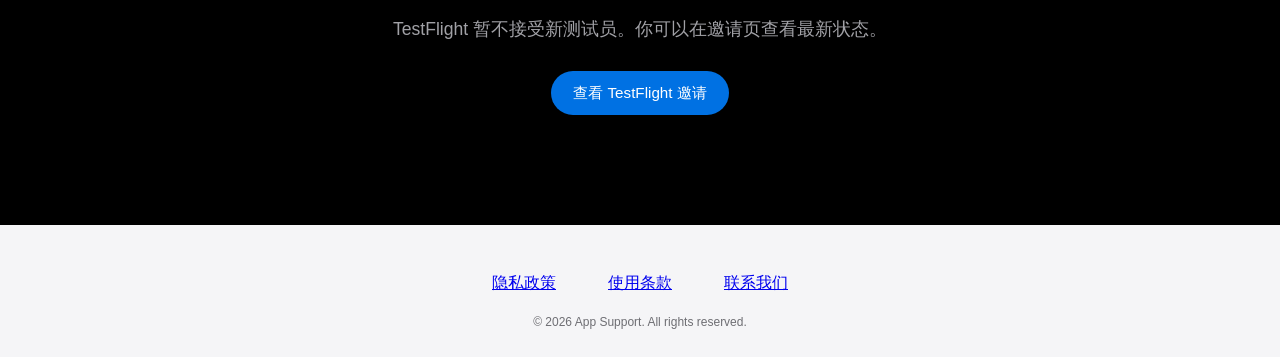
<file: apps/cleanapps.html>
<!DOCTYPE html>
<html lang="zh-CN">
<head>
    <meta charset="UTF-8">
    <meta name="viewport" content="width=device-width, initial-scale=1.0">
    <title>CleanApps - Mac应用彻底卸载工具</title>
    <meta name="description" content="CleanApps 帮助你彻底卸载 Mac 应用并安全清理关联文件。">
    <link rel="icon" href="../images/cleanapps-icon.png">
    <link rel="stylesheet" href="../style.css">
</head>
<body>
    <header>
        <nav class="container">
            <div class="logo"><a href="../index.html">App Support</a></div>
            <ul class="nav-links">
                <li><a href="../index.html#apps">应用</a></li>
                <li><a href="../privacy.html">隐私政策</a></li>
                <li><a href="../terms.html">使用条款</a></li>
                <li><a href="../support.html">支持</a></li>
            </ul>
            <button class="mobile-menu-btn" aria-label="打开导航菜单"><span></span><span></span></button>
        </nav>
    </header>

    <main>
        <section class="app-hero">
            <div class="container">
                <div class="app-hero-content">
                    <div class="product-icon"><img src="../images/cleanapps-icon-512.png" alt=""></div>
                    <h1>CleanApps</h1>
                    <p class="app-tagline">拖拽即可彻底卸载，不留任何残留文件</p>
                    <p class="chip-support">原生支持 Apple M系列和 Intel 芯片</p>
                    <dl class="download-channels">
                        <div>
                            <dt>Mac App Store</dt>
                            <dd>审核中</dd>
                        </div>
                        <div>
                            <dt>TestFlight</dt>
                            <dd>暂不招募 · <a href="https://testflight.apple.com/join/TPYxN2VU">查看邀请</a></dd>
                        </div>
                        <div>
                            <dt>网站下载（.pkg）</dt>
                            <dd>暂未开放</dd>
                        </div>
                    </dl>
                </div>
            </div>
        </section>

        <section class="app-intro">
            <div class="container">
                <h2>Mac 应用彻底卸载专家</h2>
                <p>CleanApps 是一款专业的 macOS 应用卸载工具。只需将应用拖入窗口，即可自动扫描并列出所有关联文件——缓存、偏好设置、日志、支持文件等，一键彻底清除，释放磁盘空间，让你的 Mac 保持干净整洁。</p>
            </div>
        </section>

        <section id="features" class="features">
            <div class="container">
                <h2>核心功能</h2>
                <div class="feature-grid">
                    <div class="feature-card">
                        <div class="feature-icon">🗑️</div>
                        <h3>彻底卸载</h3>
                        <p>不仅删除应用本身，同时清除所有关联文件，包括缓存、偏好设置、日志、支持文件、崩溃报告等，不留任何残留。</p>
                    </div>
                    <div class="feature-card">
                        <div class="feature-icon">🎯</div>
                        <h3>拖拽卸载</h3>
                        <p>将应用直接拖入 CleanApps 窗口，即可快速开始卸载。简单直观的操作方式，无需复杂步骤。</p>
                    </div>
                    <div class="feature-card">
                        <div class="feature-icon">📂</div>
                        <h3>全盘扫描</h3>
                        <p>自动扫描 <strong>/Applications</strong>、<strong>~/Library</strong> 等目录，精准定位应用的二进制文件、缓存、偏好设置、日志、沙盒数据等所有关联文件。</p>
                    </div>
                    <div class="feature-card">
                        <div class="feature-icon">📊</div>
                        <h3>文件详情</h3>
                        <p>以分类形式展示每个应用的关联文件，按类型分组显示，包括二进制文件、缓存、偏好设置、支持文件、日志等，清晰明了。</p>
                    </div>
                    <div class="feature-card">
                        <div class="feature-icon">💾</div>
                        <h3>空间分析</h3>
                        <p>显示每个应用及其关联文件占用的磁盘空间大小，让你清楚了解哪些应用最占空间，精准释放磁盘容量。</p>
                    </div>
                    <div class="feature-card">
                        <div class="feature-icon">🛡️</div>
                        <h3>安全防护</h3>
                        <p>防止卸载正在运行的应用，卸载前需确认操作，确保每一次删除都是安全的，避免误操作造成数据丢失。</p>
                    </div>
                    <div class="feature-card">
                        <div class="feature-icon">🌐</div>
                        <h3>多语言支持</h3>
                        <p>支持 <strong>中文、英文、德文、西班牙文、法文、日文、韩文、葡萄牙文</strong> 等 9 种语言，面向全球用户。</p>
                    </div>
                    <div class="feature-card">
                        <div class="feature-icon">🖥️</div>
                        <h3>菜单栏快捷</h3>
                        <p>轻量级菜单栏助手，无需打开主窗口即可快速访问卸载功能，支持开机自启动，随时待命。</p>
                    </div>
                </div>
            </div>
        </section>

        <section class="app-about">
            <div class="container">
                <h2>卸载就该干净利落</h2>
                <p>在 macOS 上，简单地将应用拖入废纸篓并不能完全卸载它——应用会留下缓存、偏好设置、日志等大量残留文件，日积月累占用大量磁盘空间。CleanApps 帮你一键找到并清除所有关联文件，真正实现彻底卸载。</p>
                <div class="highlight-box">
                    <h3>为什么选择 CleanApps？</h3>
                    <ul>
                        <li>✅ 完全免费，无内购，无广告</li>
                        <li>✅ 不收集任何用户数据，保护隐私</li>
                        <li>✅ 原生支持 Apple M系列 和 Intel 芯片</li>
                        <li>✅ 拖拽操作，简单高效</li>
                        <li>✅ 扫描 8+ 种关联文件类型</li>
                        <li>✅ 菜单栏快捷助手，随时可用</li>
                        <li>✅ 支持 9 种语言</li>
                        <li>✅ 持续更新，不断优化</li>
                    </ul>
                </div>
            </div>
        </section>

        <section class="download-section">
            <div class="container">
                <h2>CleanApps 测试版</h2>
                <p>TestFlight 暂不接受新测试员。你可以在邀请页查看最新状态。</p>
                <a class="cta-button" href="https://testflight.apple.com/join/TPYxN2VU">查看 TestFlight 邀请</a>
            </div>
        </section>
    </main>

    <footer>
        <div class="container">
            <div class="footer-links">
                <a href="../privacy.html">隐私政策</a>
                <a href="../terms.html">使用条款</a>
                <a href="../support.html">联系我们</a>
            </div>
            <p>&copy; 2026 App Support. All rights reserved.</p>
        </div>
    </footer>

    <script src="../script.js"></script>
</body>
</html>
</file>
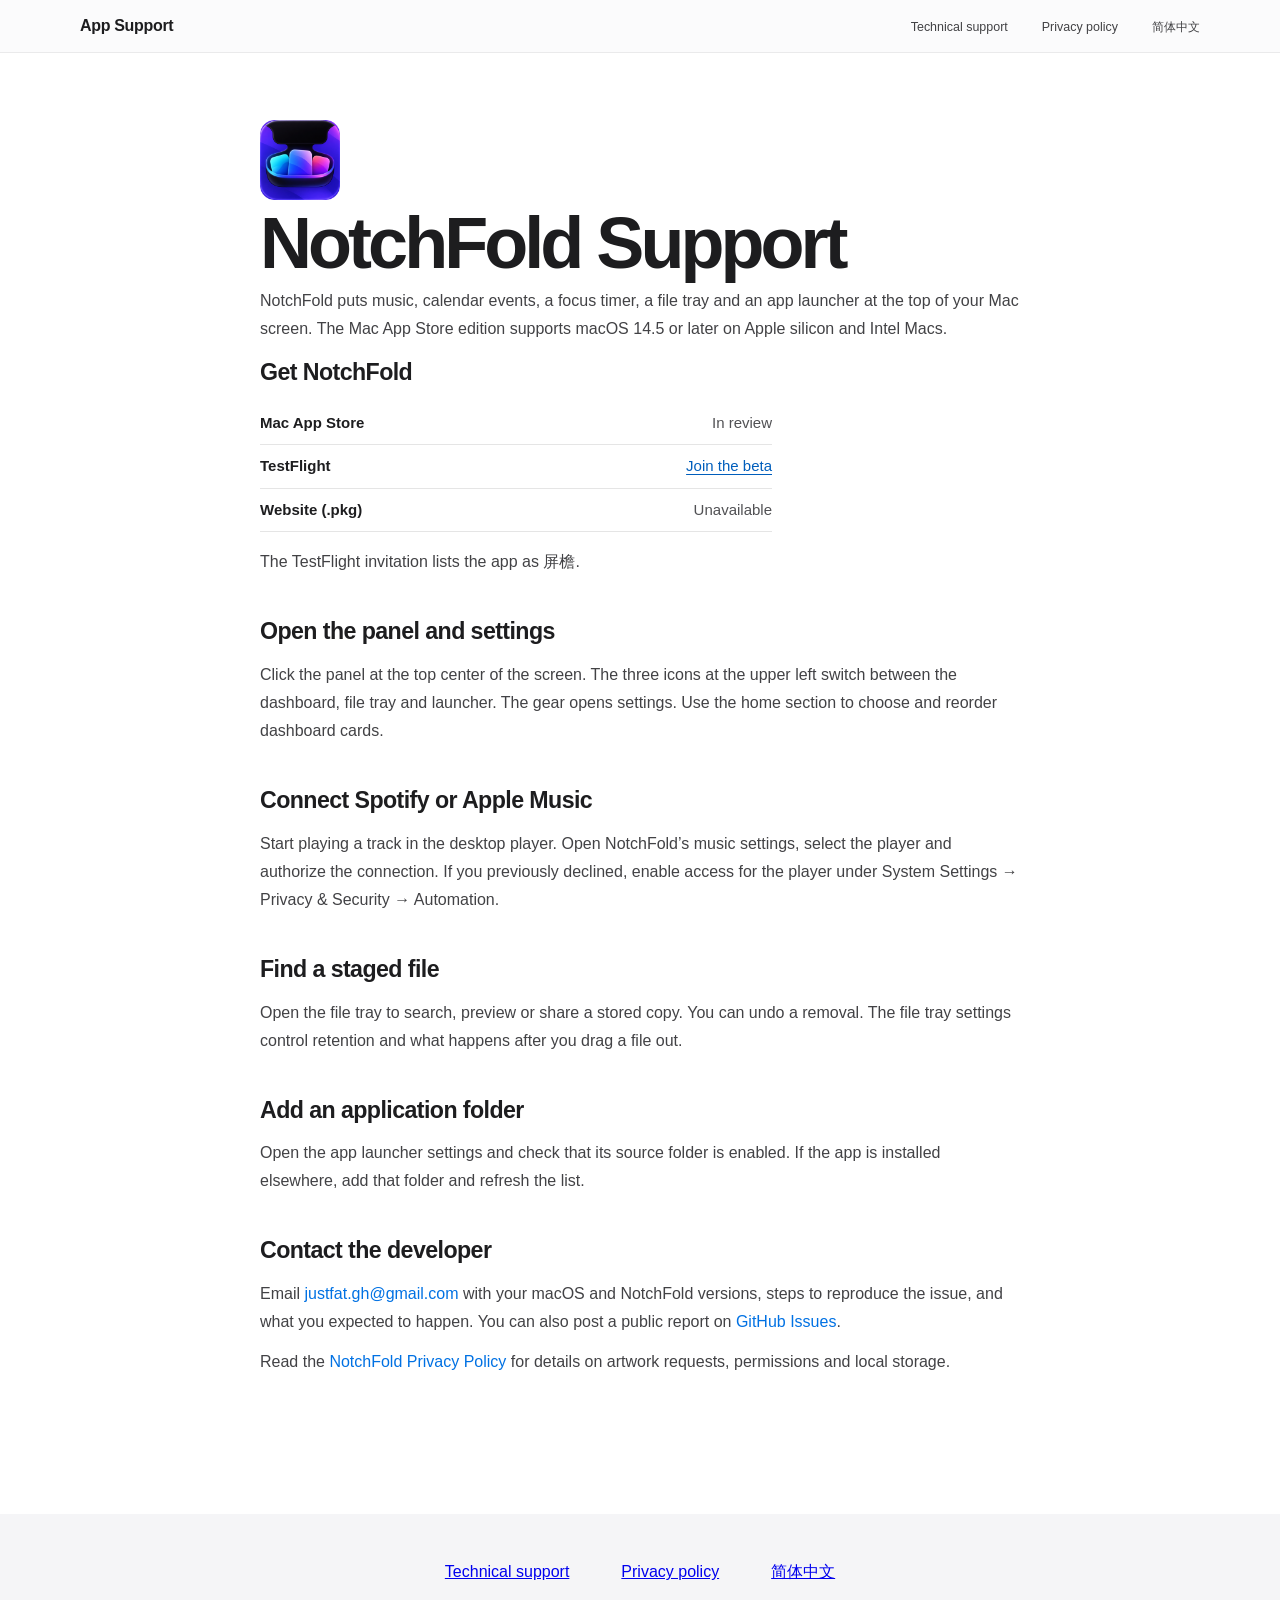
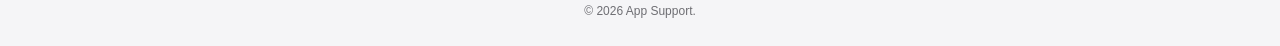
<file: apps/notchfold-en.html>
<!DOCTYPE html>
<html lang="en">
<head>
    <meta charset="UTF-8">
    <meta name="viewport" content="width=device-width, initial-scale=1.0">
    <title>NotchFold Support</title>
    <meta name="description" content="Help with the NotchFold dashboard, music, file tray and app launcher on macOS.">
    <link rel="icon" href="../images/notchfold-icon.png">
    <link rel="alternate" hreflang="zh-Hans" href="https://justfavor.github.io/macapp-support/apps/notchfold.html">
    <link rel="alternate" hreflang="en" href="https://justfavor.github.io/macapp-support/apps/notchfold-en.html">
    <link rel="stylesheet" href="../style.css">
</head>
<body>
    <header>
        <nav class="container">
            <div class="logo"><a href="../index.html">App Support</a></div>
            <ul class="nav-links">
                <li><a href="notchfold-en.html">Technical support</a></li>
                <li><a href="notchfold-privacy-en.html">Privacy policy</a></li>
                <li><a href="notchfold.html" lang="zh-CN" hreflang="zh-Hans">简体中文</a></li>
            </ul>
            <button class="mobile-menu-btn" aria-label="Open navigation"><span></span><span></span></button>
        </nav>
    </header>
    <main>
        <article class="legal-content">
            <div class="container">
                <img src="../images/notchfold-icon.png" width="80" height="80" alt="">
                <h1>NotchFold Support</h1>
                <p>NotchFold puts music, calendar events, a focus timer, a file tray and an app launcher at the top of your Mac screen. The Mac App Store edition supports macOS 14.5 or later on Apple silicon and Intel Macs.</p>
                <section>
                    <h2>Get NotchFold</h2>
                    <dl class="download-channels">
                        <div>
                            <dt>Mac App Store</dt>
                            <dd>In review</dd>
                        </div>
                        <div>
                            <dt>TestFlight</dt>
                            <dd><a href="https://testflight.apple.com/join/aY6WRwjh">Join the beta</a></dd>
                        </div>
                        <div>
                            <dt>Website (.pkg)</dt>
                            <dd>Unavailable</dd>
                        </div>
                    </dl>
                    <p>The TestFlight invitation lists the app as <span lang="zh-Hans">屏檐</span>.</p>
                </section>
                <section>
                    <h2>Open the panel and settings</h2>
                    <p>Click the panel at the top center of the screen. The three icons at the upper left switch between the dashboard, file tray and launcher. The gear opens settings. Use the home section to choose and reorder dashboard cards.</p>
                </section>
                <section>
                    <h2>Connect Spotify or Apple Music</h2>
                    <p>Start playing a track in the desktop player. Open NotchFold’s music settings, select the player and authorize the connection. If you previously declined, enable access for the player under System Settings → Privacy &amp; Security → Automation.</p>
                </section>
                <section>
                    <h2>Find a staged file</h2>
                    <p>Open the file tray to search, preview or share a stored copy. You can undo a removal. The file tray settings control retention and what happens after you drag a file out.</p>
                </section>
                <section>
                    <h2>Add an application folder</h2>
                    <p>Open the app launcher settings and check that its source folder is enabled. If the app is installed elsewhere, add that folder and refresh the list.</p>
                </section>
                <section>
                    <h2>Contact the developer</h2>
                    <p>Email <a href="mailto:justfat.gh@gmail.com">justfat.gh@gmail.com</a> with your macOS and NotchFold versions, steps to reproduce the issue, and what you expected to happen. You can also post a public report on <a href="https://github.com/JustFavor/macapp-support/issues">GitHub Issues</a>.</p>
                    <p>Read the <a href="notchfold-privacy-en.html">NotchFold Privacy Policy</a> for details on artwork requests, permissions and local storage.</p>
                </section>
            </div>
        </article>
    </main>
    <footer>
        <div class="container">
            <div class="footer-links"><a href="notchfold-en.html">Technical support</a><a href="notchfold-privacy-en.html">Privacy policy</a><a href="notchfold.html" lang="zh-CN" hreflang="zh-Hans">简体中文</a></div>
            <p>&copy; 2026 App Support.</p>
        </div>
    </footer>
    <script src="../script.js"></script>
</body>
</html>
</file>
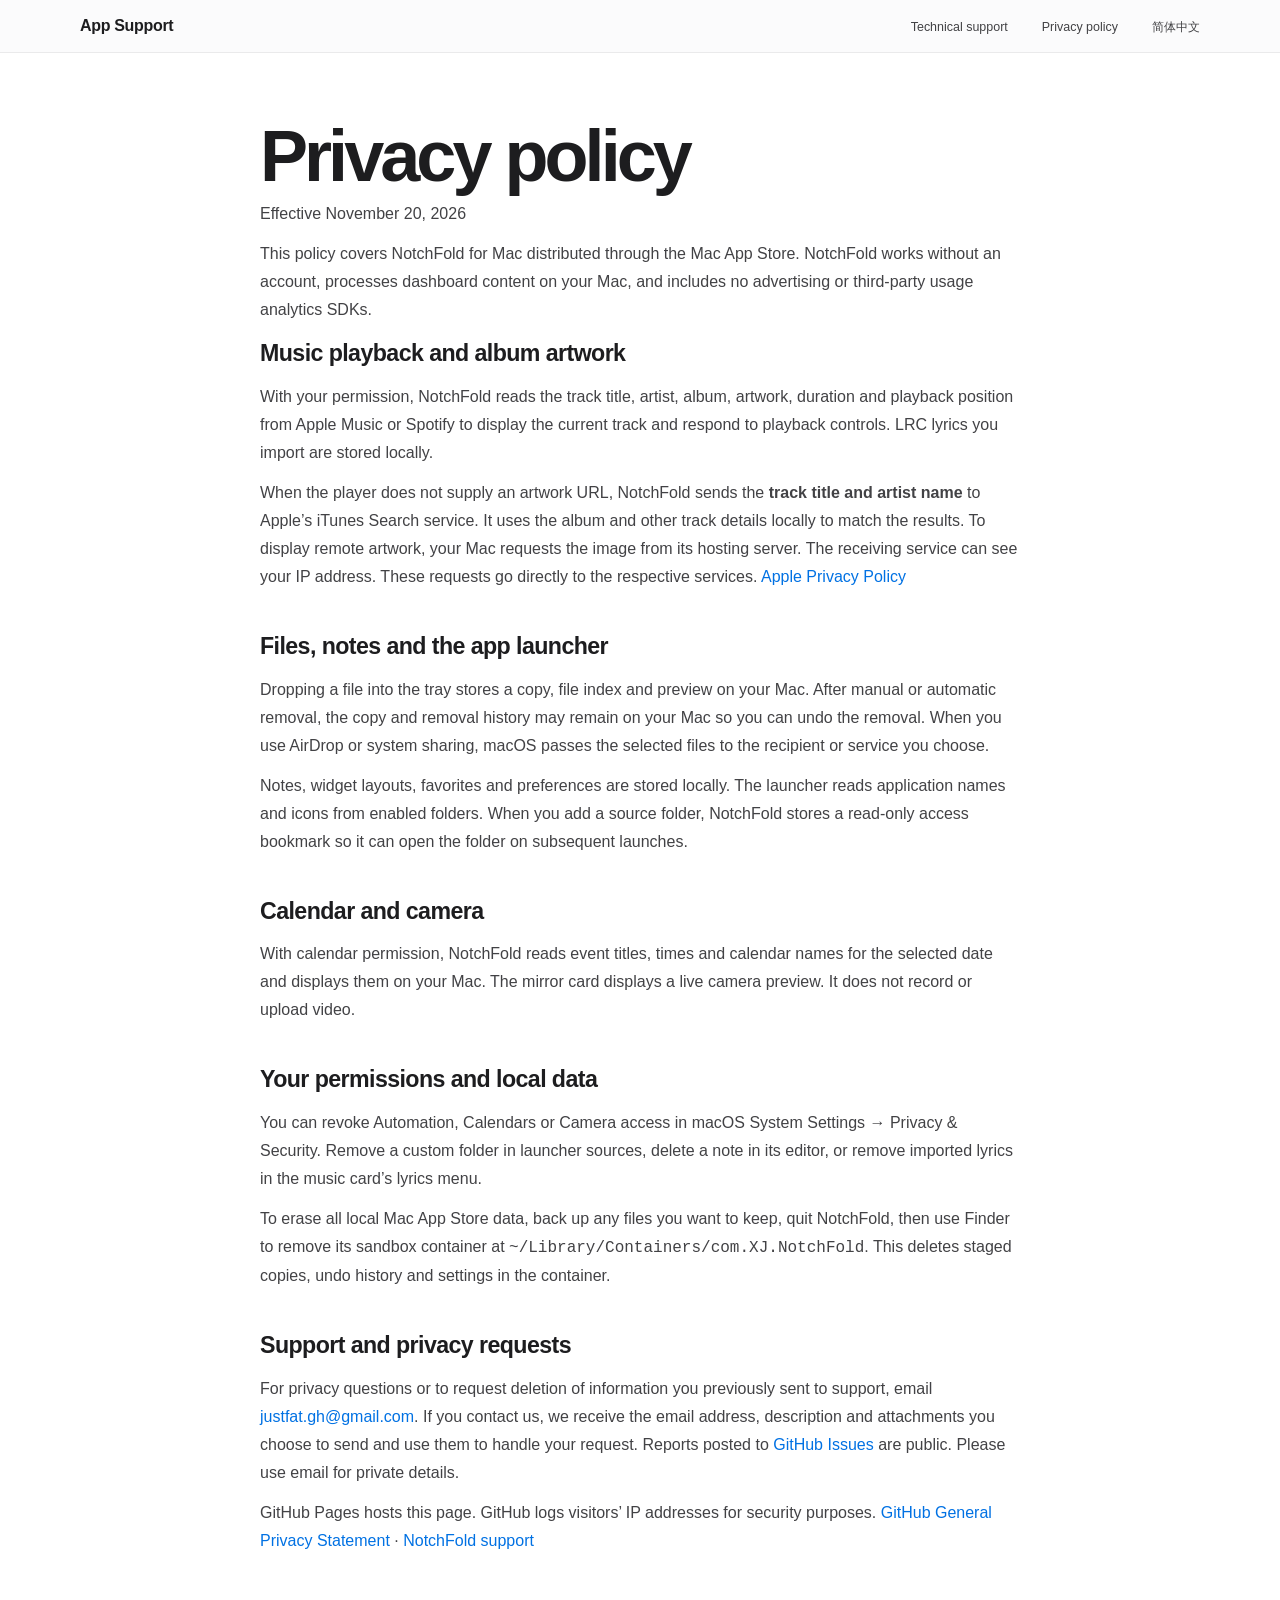
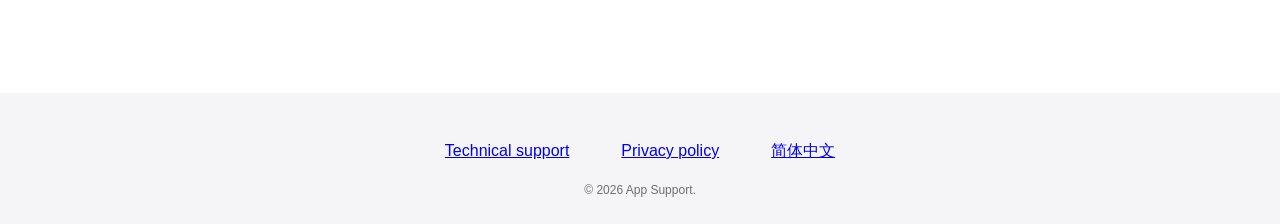
<file: apps/notchfold-privacy-en.html>
<!DOCTYPE html>
<html lang="en">
<head>
    <meta charset="UTF-8">
    <meta name="viewport" content="width=device-width, initial-scale=1.0">
    <title>NotchFold Privacy Policy</title>
    <meta name="description" content="How NotchFold for Mac handles files, playback, album artwork, and optional permissions.">
    <link rel="icon" href="../images/notchfold-icon.png">
    <link rel="alternate" hreflang="zh-Hans" href="https://justfavor.github.io/macapp-support/apps/notchfold-privacy.html">
    <link rel="alternate" hreflang="en" href="https://justfavor.github.io/macapp-support/apps/notchfold-privacy-en.html">
    <link rel="stylesheet" href="../style.css">
</head>
<body>
    <header>
        <nav class="container">
            <div class="logo"><a href="../index.html">App Support</a></div>
            <ul class="nav-links">
                <li><a href="notchfold-en.html">Technical support</a></li>
                <li><a href="notchfold-privacy-en.html">Privacy policy</a></li>
                <li><a href="notchfold-privacy.html" lang="zh-CN" hreflang="zh-Hans">简体中文</a></li>
            </ul>
            <button class="mobile-menu-btn" aria-label="Open navigation"><span></span><span></span></button>
        </nav>
    </header>
    <main>
        <article class="legal-content">
            <div class="container">
                <h1>Privacy policy</h1>
                <p class="last-updated"><time datetime="2026-11-20">Effective November 20, 2026</time></p>
                <p>This policy covers NotchFold for Mac distributed through the Mac App Store. NotchFold works without an account, processes dashboard content on your Mac, and includes no advertising or third-party usage analytics SDKs.</p>
                <section>
                    <h2>Music playback and album artwork</h2>
                    <p>With your permission, NotchFold reads the track title, artist, album, artwork, duration and playback position from Apple Music or Spotify to display the current track and respond to playback controls. LRC lyrics you import are stored locally.</p>
                    <p>When the player does not supply an artwork URL, NotchFold sends the <strong>track title and artist name</strong> to Apple’s iTunes Search service. It uses the album and other track details locally to match the results. To display remote artwork, your Mac requests the image from its hosting server. The receiving service can see your IP address. These requests go directly to the respective services. <a href="https://www.apple.com/legal/privacy/">Apple Privacy Policy</a></p>
                </section>
                <section>
                    <h2>Files, notes and the app launcher</h2>
                    <p>Dropping a file into the tray stores a copy, file index and preview on your Mac. After manual or automatic removal, the copy and removal history may remain on your Mac so you can undo the removal. When you use AirDrop or system sharing, macOS passes the selected files to the recipient or service you choose.</p>
                    <p>Notes, widget layouts, favorites and preferences are stored locally. The launcher reads application names and icons from enabled folders. When you add a source folder, NotchFold stores a read-only access bookmark so it can open the folder on subsequent launches.</p>
                </section>
                <section>
                    <h2>Calendar and camera</h2>
                    <p>With calendar permission, NotchFold reads event titles, times and calendar names for the selected date and displays them on your Mac. The mirror card displays a live camera preview. It does not record or upload video.</p>
                </section>
                <section>
                    <h2>Your permissions and local data</h2>
                    <p>You can revoke Automation, Calendars or Camera access in macOS System Settings → Privacy &amp; Security. Remove a custom folder in launcher sources, delete a note in its editor, or remove imported lyrics in the music card’s lyrics menu.</p>
                    <p>To erase all local Mac App Store data, back up any files you want to keep, quit NotchFold, then use Finder to remove its sandbox container at <code>~/Library/Containers/com.XJ.NotchFold</code>. This deletes staged copies, undo history and settings in the container.</p>
                </section>
                <section>
                    <h2>Support and privacy requests</h2>
                    <p>For privacy questions or to request deletion of information you previously sent to support, email <a href="mailto:justfat.gh@gmail.com">justfat.gh@gmail.com</a>. If you contact us, we receive the email address, description and attachments you choose to send and use them to handle your request. Reports posted to <a href="https://github.com/JustFavor/macapp-support/issues">GitHub Issues</a> are public. Please use email for private details.</p>
                    <p>GitHub Pages hosts this page. GitHub logs visitors’ IP addresses for security purposes. <a href="https://docs.github.com/en/site-policy/privacy-policies/github-general-privacy-statement">GitHub General Privacy Statement</a> · <a href="notchfold-en.html">NotchFold support</a></p>
                </section>
            </div>
        </article>
    </main>
    <footer>
        <div class="container">
            <div class="footer-links"><a href="notchfold-en.html">Technical support</a><a href="notchfold-privacy-en.html">Privacy policy</a><a href="notchfold-privacy.html" lang="zh-CN" hreflang="zh-Hans">简体中文</a></div>
            <p>&copy; 2026 App Support.</p>
        </div>
    </footer>
    <script src="../script.js"></script>
</body>
</html>
</file>
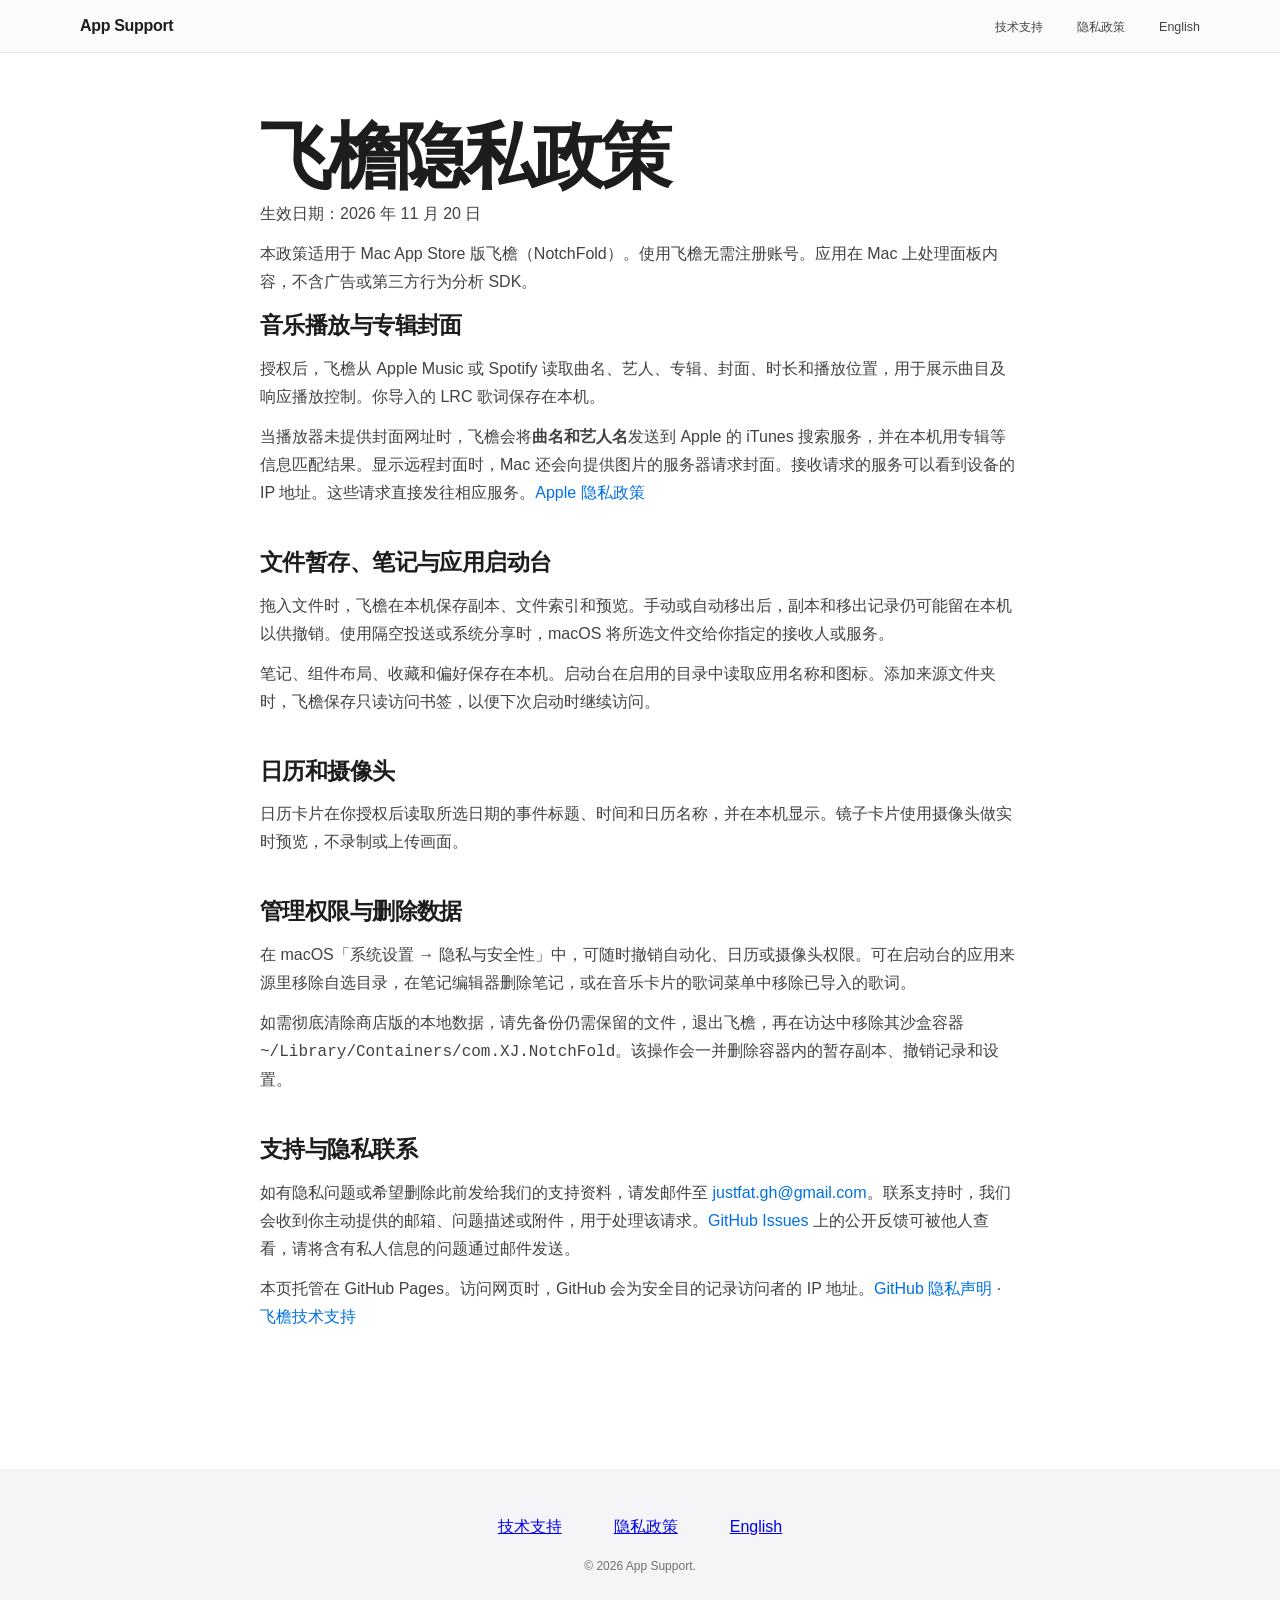
<file: apps/notchfold-privacy.html>
<!DOCTYPE html>
<html lang="zh-CN">
<head>
    <meta charset="UTF-8">
    <meta name="viewport" content="width=device-width, initial-scale=1.0">
    <title>飞檐（NotchFold）隐私政策</title>
    <meta name="description" content="了解飞檐 Mac App Store 版如何处理文件、音乐封面、日历、摄像头和支持请求。">
    <link rel="icon" href="../images/notchfold-icon.png">
    <link rel="alternate" hreflang="zh-Hans" href="https://justfavor.github.io/macapp-support/apps/notchfold-privacy.html">
    <link rel="alternate" hreflang="en" href="https://justfavor.github.io/macapp-support/apps/notchfold-privacy-en.html">
    <link rel="stylesheet" href="../style.css">
</head>
<body>
    <header>
        <nav class="container">
            <div class="logo"><a href="../index.html">App Support</a></div>
            <ul class="nav-links">
                <li><a href="notchfold.html">技术支持</a></li>
                <li><a href="notchfold-privacy.html">隐私政策</a></li>
                <li><a href="notchfold-privacy-en.html" lang="en" hreflang="en">English</a></li>
            </ul>
            <button class="mobile-menu-btn" aria-label="打开导航菜单"><span></span><span></span></button>
        </nav>
    </header>
    <main>
        <article class="legal-content">
            <div class="container">
                <h1>飞檐隐私政策</h1>
                <p class="last-updated"><time datetime="2026-11-20">生效日期：2026 年 11 月 20 日</time></p>
                <p>本政策适用于 Mac App Store 版飞檐（NotchFold）。使用飞檐无需注册账号。应用在 Mac 上处理面板内容，不含广告或第三方行为分析 SDK。</p>
                <section>
                    <h2>音乐播放与专辑封面</h2>
                    <p>授权后，飞檐从 Apple Music 或 Spotify 读取曲名、艺人、专辑、封面、时长和播放位置，用于展示曲目及响应播放控制。你导入的 LRC 歌词保存在本机。</p>
                    <p>当播放器未提供封面网址时，飞檐会将<strong>曲名和艺人名</strong>发送到 Apple 的 iTunes 搜索服务，并在本机用专辑等信息匹配结果。显示远程封面时，Mac 还会向提供图片的服务器请求封面。接收请求的服务可以看到设备的 IP 地址。这些请求直接发往相应服务。<a href="https://www.apple.com/legal/privacy/">Apple 隐私政策</a></p>
                </section>
                <section>
                    <h2>文件暂存、笔记与应用启动台</h2>
                    <p>拖入文件时，飞檐在本机保存副本、文件索引和预览。手动或自动移出后，副本和移出记录仍可能留在本机以供撤销。使用隔空投送或系统分享时，macOS 将所选文件交给你指定的接收人或服务。</p>
                    <p>笔记、组件布局、收藏和偏好保存在本机。启动台在启用的目录中读取应用名称和图标。添加来源文件夹时，飞檐保存只读访问书签，以便下次启动时继续访问。</p>
                </section>
                <section>
                    <h2>日历和摄像头</h2>
                    <p>日历卡片在你授权后读取所选日期的事件标题、时间和日历名称，并在本机显示。镜子卡片使用摄像头做实时预览，不录制或上传画面。</p>
                </section>
                <section>
                    <h2>管理权限与删除数据</h2>
                    <p>在 macOS「系统设置 → 隐私与安全性」中，可随时撤销自动化、日历或摄像头权限。可在启动台的应用来源里移除自选目录，在笔记编辑器删除笔记，或在音乐卡片的歌词菜单中移除已导入的歌词。</p>
                    <p>如需彻底清除商店版的本地数据，请先备份仍需保留的文件，退出飞檐，再在访达中移除其沙盒容器 <code>~/Library/Containers/com.XJ.NotchFold</code>。该操作会一并删除容器内的暂存副本、撤销记录和设置。</p>
                </section>
                <section>
                    <h2>支持与隐私联系</h2>
                    <p>如有隐私问题或希望删除此前发给我们的支持资料，请发邮件至 <a href="mailto:justfat.gh@gmail.com">justfat.gh@gmail.com</a>。联系支持时，我们会收到你主动提供的邮箱、问题描述或附件，用于处理该请求。<a href="https://github.com/JustFavor/macapp-support/issues">GitHub Issues</a> 上的公开反馈可被他人查看，请将含有私人信息的问题通过邮件发送。</p>
                    <p>本页托管在 GitHub Pages。访问网页时，GitHub 会为安全目的记录访问者的 IP 地址。<a href="https://docs.github.com/en/site-policy/privacy-policies/github-general-privacy-statement">GitHub 隐私声明</a> · <a href="notchfold.html">飞檐技术支持</a></p>
                </section>
            </div>
        </article>
    </main>
    <footer>
        <div class="container">
            <div class="footer-links"><a href="notchfold.html">技术支持</a><a href="notchfold-privacy.html">隐私政策</a><a href="notchfold-privacy-en.html" lang="en" hreflang="en">English</a></div>
            <p>&copy; 2026 App Support.</p>
        </div>
    </footer>
    <script src="../script.js"></script>
</body>
</html>
</file>
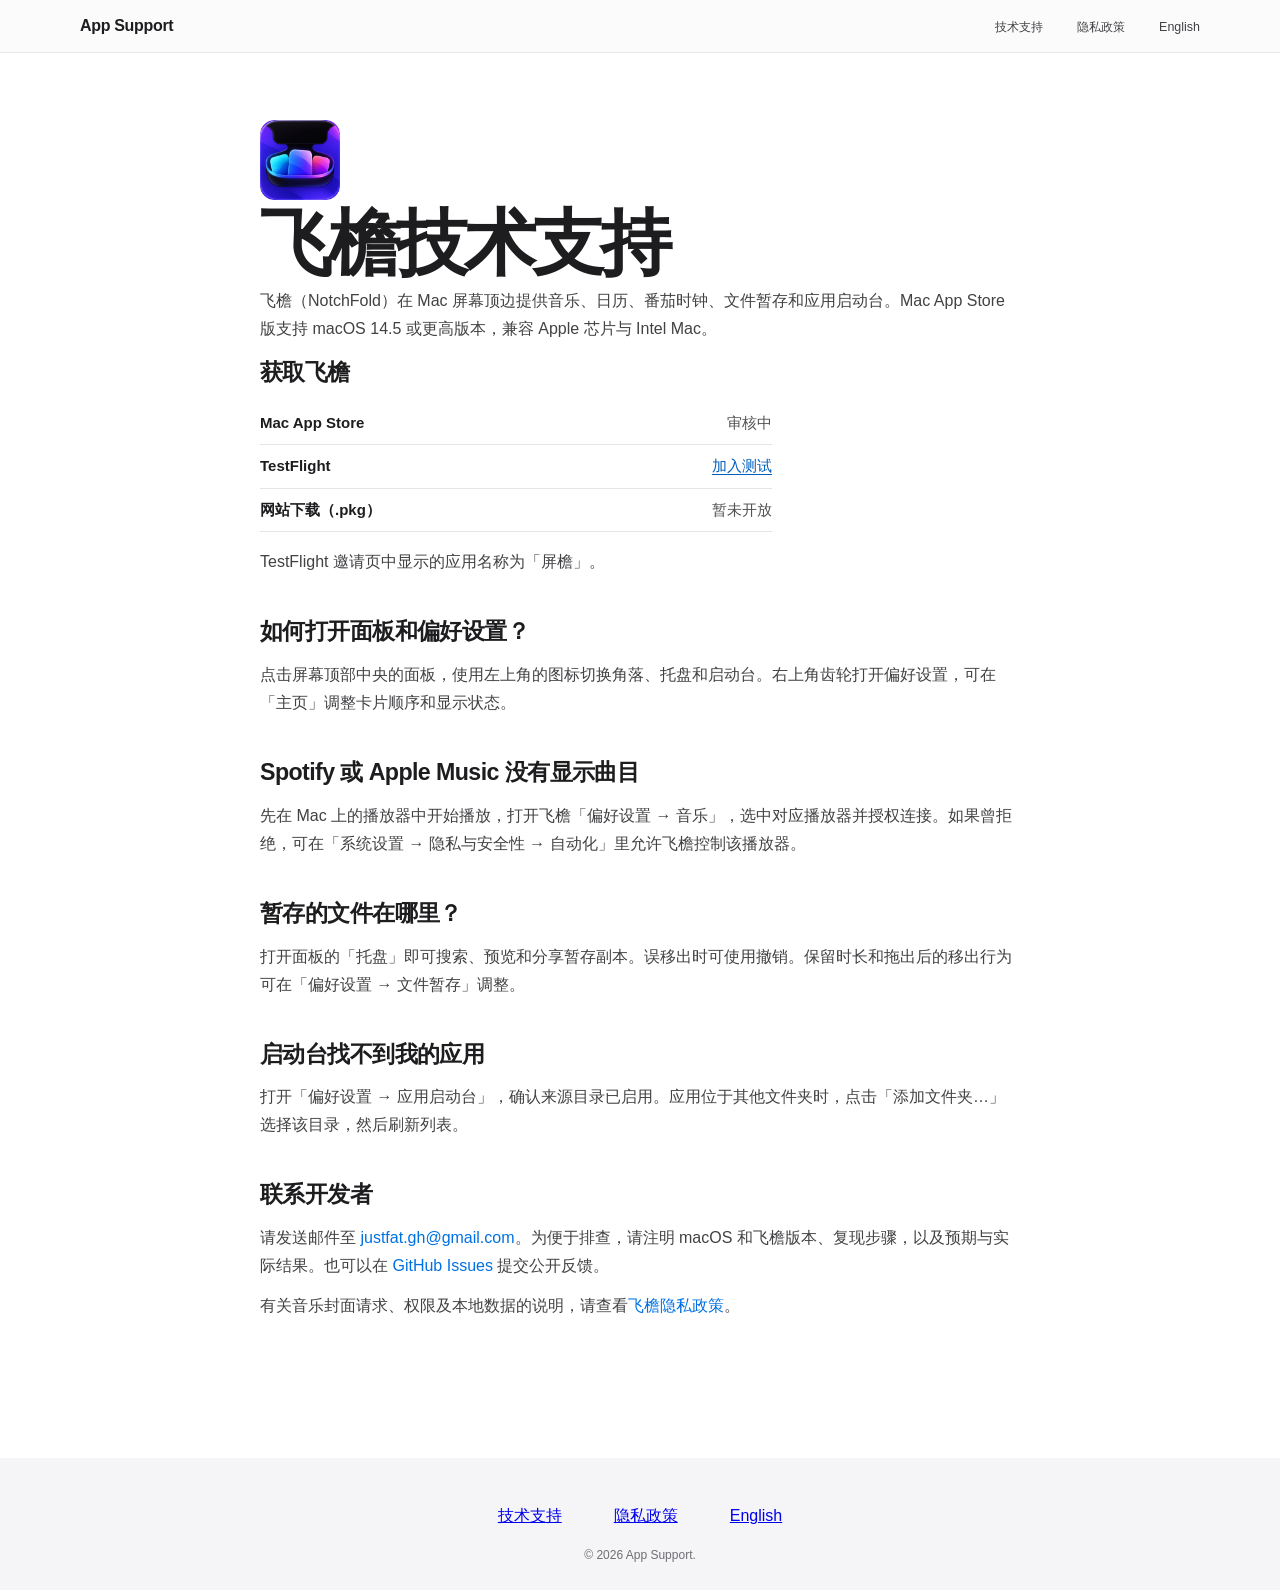
<file: apps/notchfold.html>
<!DOCTYPE html>
<html lang="zh-CN">
<head>
    <meta charset="UTF-8">
    <meta name="viewport" content="width=device-width, initial-scale=1.0">
    <title>飞檐（NotchFold）技术支持</title>
    <meta name="description" content="获取飞檐的音乐连接、文件暂存、应用启动台和权限设置帮助。">
    <link rel="icon" href="../images/notchfold-icon.png">
    <link rel="alternate" hreflang="zh-Hans" href="https://justfavor.github.io/macapp-support/apps/notchfold.html">
    <link rel="alternate" hreflang="en" href="https://justfavor.github.io/macapp-support/apps/notchfold-en.html">
    <link rel="stylesheet" href="../style.css">
</head>
<body>
    <header>
        <nav class="container">
            <div class="logo"><a href="../index.html">App Support</a></div>
            <ul class="nav-links">
                <li><a href="notchfold.html">技术支持</a></li>
                <li><a href="notchfold-privacy.html">隐私政策</a></li>
                <li><a href="notchfold-en.html" lang="en" hreflang="en">English</a></li>
            </ul>
            <button class="mobile-menu-btn" aria-label="打开导航菜单"><span></span><span></span></button>
        </nav>
    </header>
    <main>
        <article class="legal-content">
            <div class="container">
                <img src="../images/notchfold-icon.png" width="80" height="80" alt="">
                <h1>飞檐技术支持</h1>
                <p>飞檐（NotchFold）在 Mac 屏幕顶边提供音乐、日历、番茄时钟、文件暂存和应用启动台。Mac App Store 版支持 macOS 14.5 或更高版本，兼容 Apple 芯片与 Intel Mac。</p>
                <section>
                    <h2>获取飞檐</h2>
                    <dl class="download-channels">
                        <div>
                            <dt>Mac App Store</dt>
                            <dd>审核中</dd>
                        </div>
                        <div>
                            <dt>TestFlight</dt>
                            <dd><a href="https://testflight.apple.com/join/aY6WRwjh">加入测试</a></dd>
                        </div>
                        <div>
                            <dt>网站下载（.pkg）</dt>
                            <dd>暂未开放</dd>
                        </div>
                    </dl>
                    <p>TestFlight 邀请页中显示的应用名称为「屏檐」。</p>
                </section>
                <section>
                    <h2>如何打开面板和偏好设置？</h2>
                    <p>点击屏幕顶部中央的面板，使用左上角的图标切换角落、托盘和启动台。右上角齿轮打开偏好设置，可在「主页」调整卡片顺序和显示状态。</p>
                </section>
                <section>
                    <h2>Spotify 或 Apple Music 没有显示曲目</h2>
                    <p>先在 Mac 上的播放器中开始播放，打开飞檐「偏好设置 → 音乐」，选中对应播放器并授权连接。如果曾拒绝，可在「系统设置 → 隐私与安全性 → 自动化」里允许飞檐控制该播放器。</p>
                </section>
                <section>
                    <h2>暂存的文件在哪里？</h2>
                    <p>打开面板的「托盘」即可搜索、预览和分享暂存副本。误移出时可使用撤销。保留时长和拖出后的移出行为可在「偏好设置 → 文件暂存」调整。</p>
                </section>
                <section>
                    <h2>启动台找不到我的应用</h2>
                    <p>打开「偏好设置 → 应用启动台」，确认来源目录已启用。应用位于其他文件夹时，点击「添加文件夹…」选择该目录，然后刷新列表。</p>
                </section>
                <section>
                    <h2>联系开发者</h2>
                    <p>请发送邮件至 <a href="mailto:justfat.gh@gmail.com">justfat.gh@gmail.com</a>。为便于排查，请注明 macOS 和飞檐版本、复现步骤，以及预期与实际结果。也可以在 <a href="https://github.com/JustFavor/macapp-support/issues">GitHub Issues</a> 提交公开反馈。</p>
                    <p>有关音乐封面请求、权限及本地数据的说明，请查看<a href="notchfold-privacy.html">飞檐隐私政策</a>。</p>
                </section>
            </div>
        </article>
    </main>
    <footer>
        <div class="container">
            <div class="footer-links"><a href="notchfold.html">技术支持</a><a href="notchfold-privacy.html">隐私政策</a><a href="notchfold-en.html" lang="en" hreflang="en">English</a></div>
            <p>&copy; 2026 App Support.</p>
        </div>
    </footer>
    <script src="../script.js"></script>
</body>
</html>
</file>
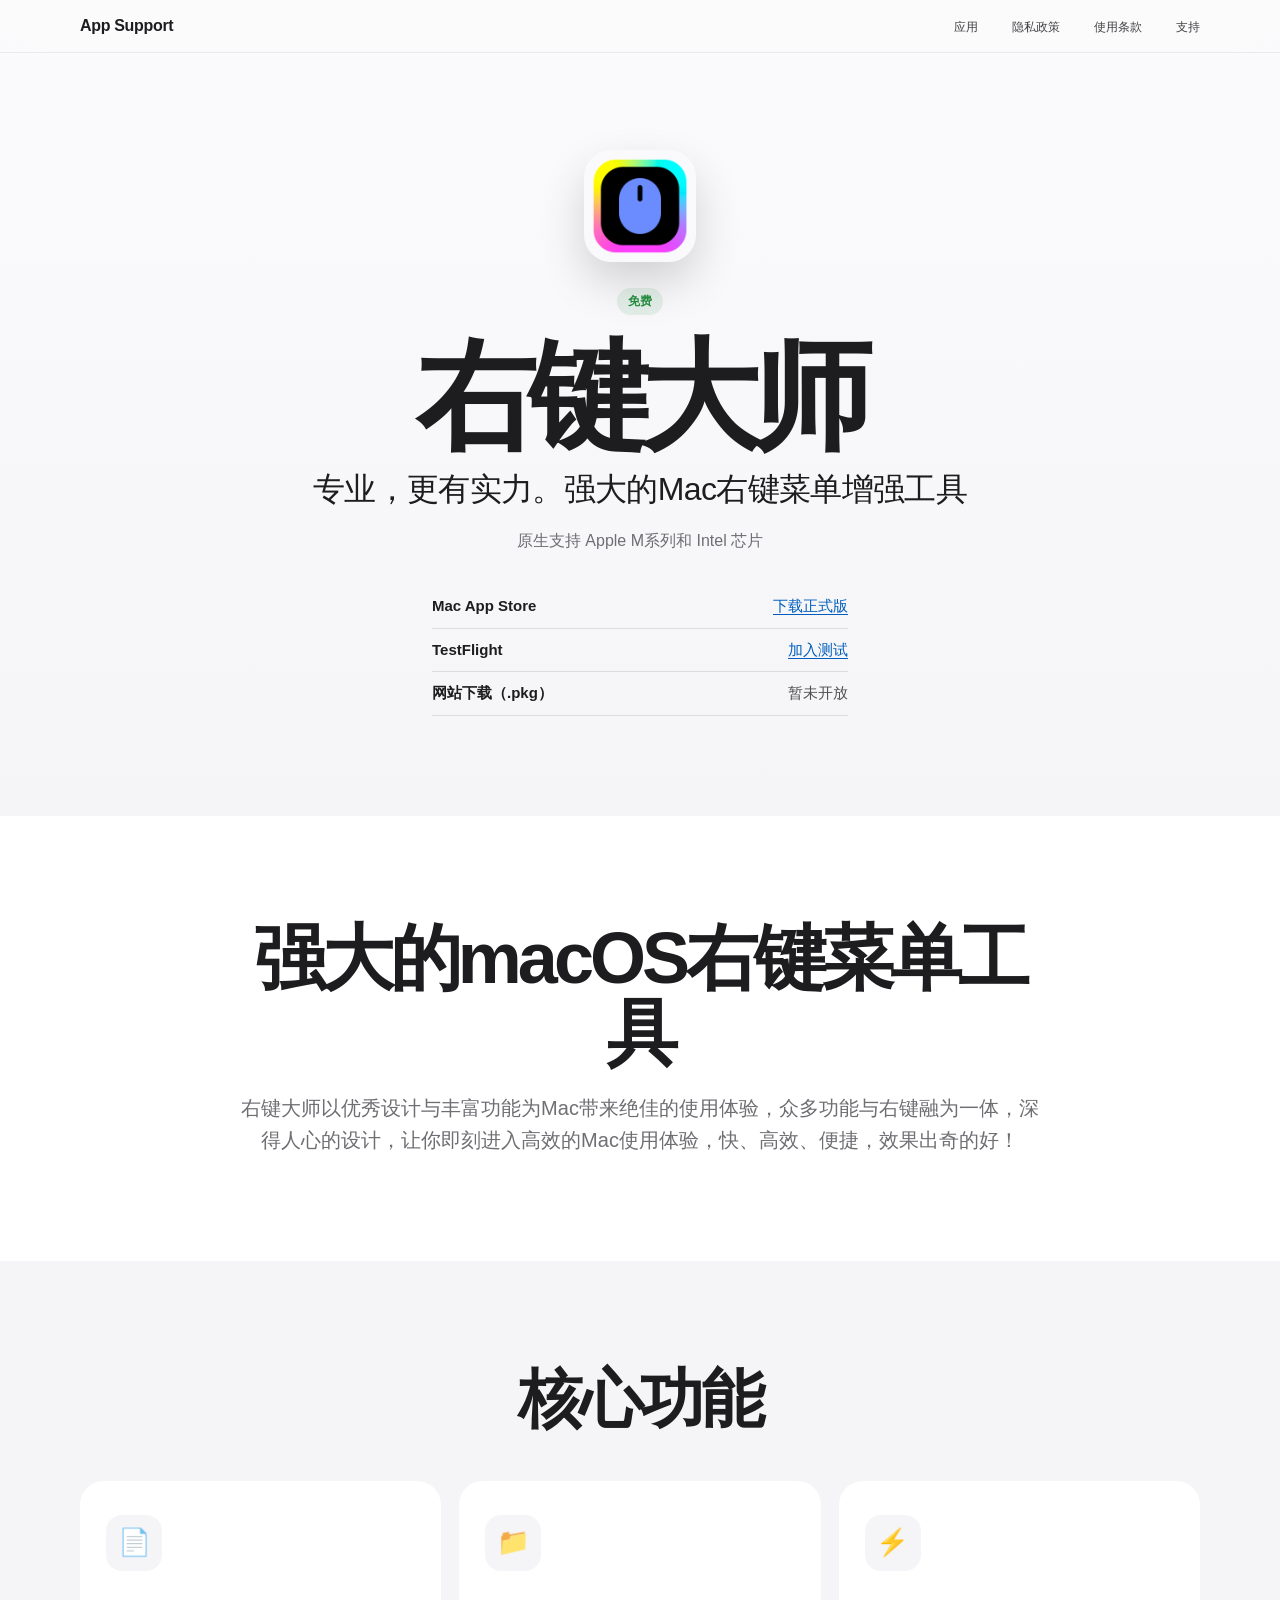
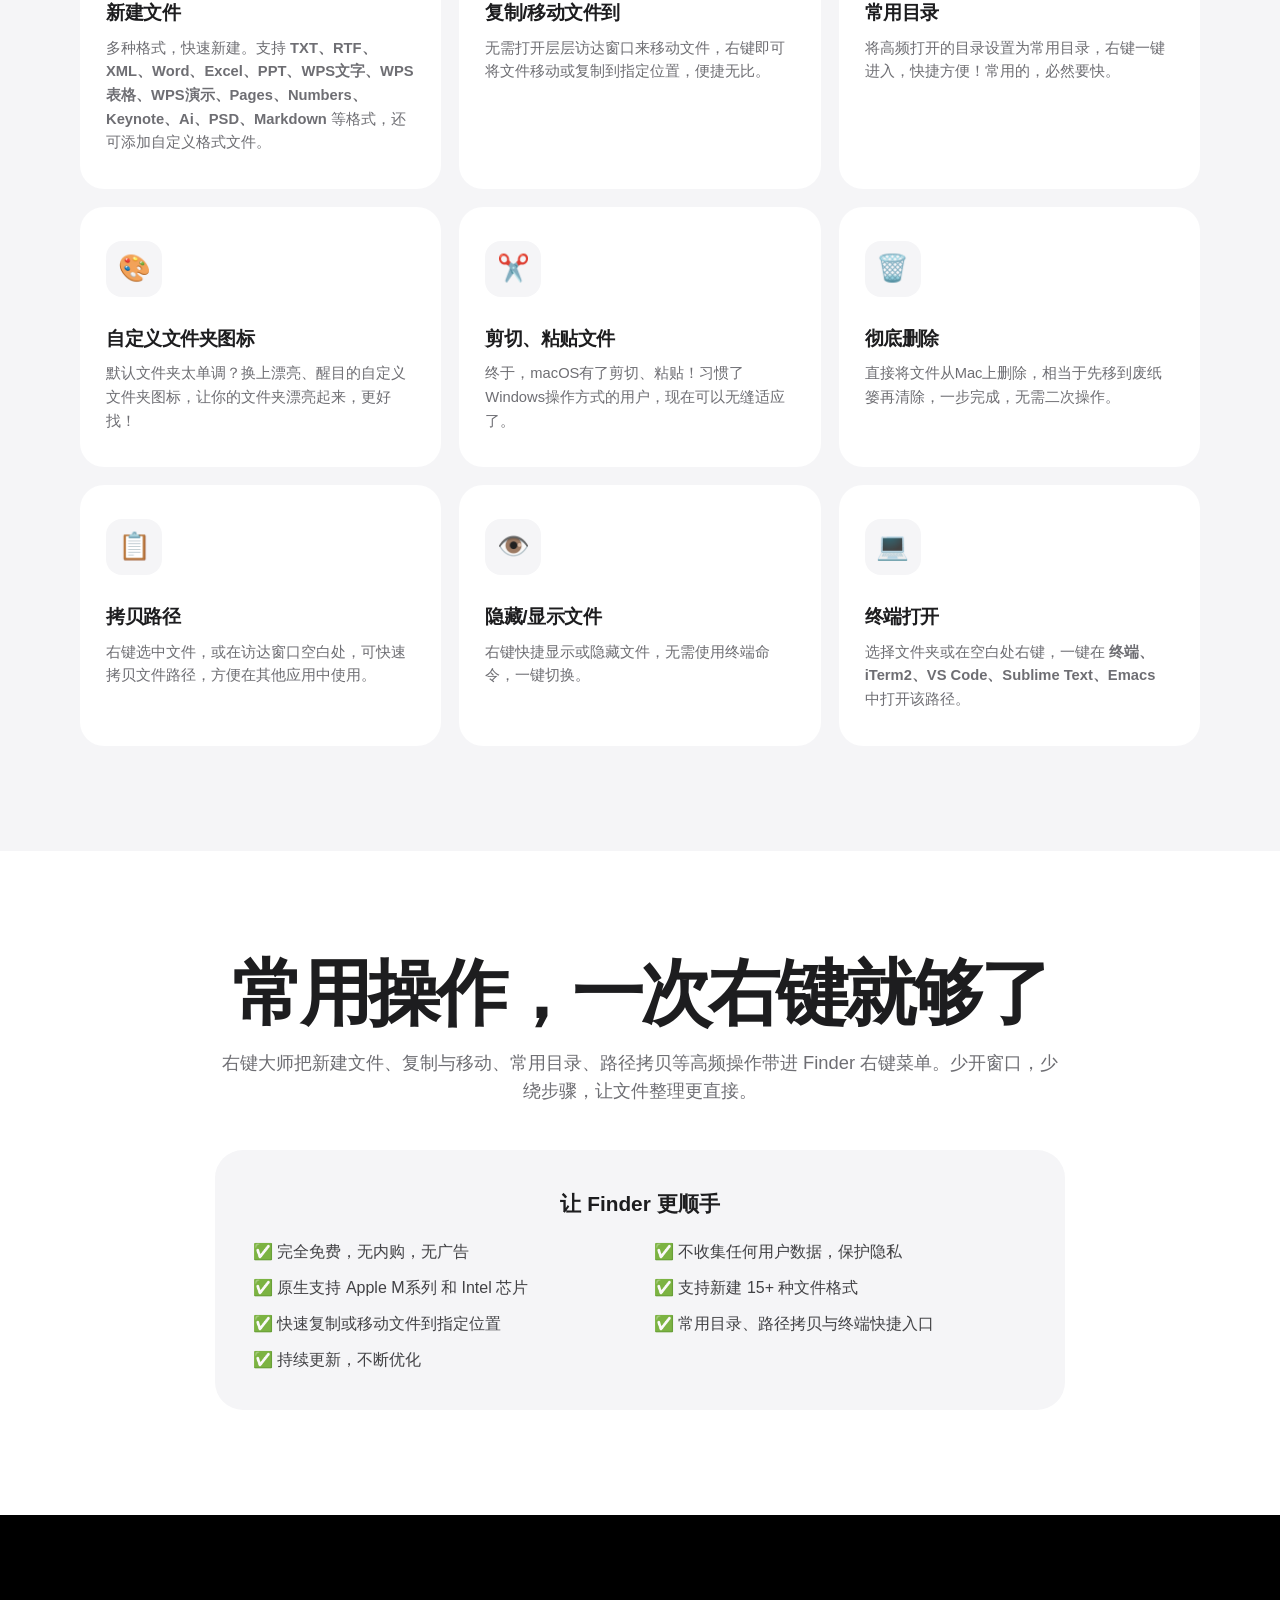
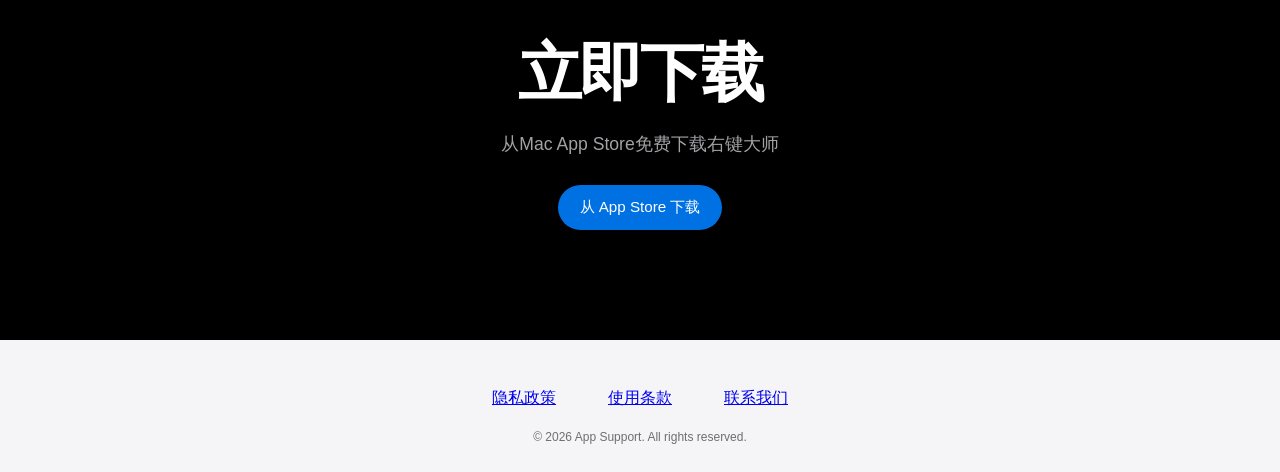
<file: apps/rightclick-master.html>
<!DOCTYPE html>
<html lang="zh-CN">
<head>
    <meta charset="UTF-8">
    <meta name="viewport" content="width=device-width, initial-scale=1.0">
    <title>右键大师 - 强大的Mac右键菜单工具</title>
    <meta name="description" content="右键大师是一款原生 macOS 右键菜单增强工具，让文件操作更快捷。">
    <link rel="icon" href="../images/app-icon.png">
    <link rel="stylesheet" href="../style.css">
</head>
<body>
    <header>
        <nav class="container">
            <div class="logo"><a href="../index.html">App Support</a></div>
            <ul class="nav-links">
                <li><a href="../index.html#apps">应用</a></li>
                <li><a href="../privacy.html">隐私政策</a></li>
                <li><a href="../terms.html">使用条款</a></li>
                <li><a href="../support.html">支持</a></li>
            </ul>
            <button class="mobile-menu-btn" aria-label="打开导航菜单"><span></span><span></span></button>
        </nav>
    </header>

    <main>
        <section class="app-hero">
            <div class="container">
                <div class="app-hero-content">
                    <div class="product-icon"><img src="../images/app-icon-512.png" alt=""></div>
                    <span class="app-badge free">免费</span>
                    <h1>右键大师</h1>
                    <p class="app-tagline">专业，更有实力。强大的Mac右键菜单增强工具</p>
                    <p class="chip-support">原生支持 Apple M系列和 Intel 芯片</p>
                    <dl class="download-channels">
                        <div>
                            <dt>Mac App Store</dt>
                            <dd><a href="https://apps.apple.com/cn/app/%E5%8F%B3%E9%94%AE%E5%A4%A7%E5%B8%88/id6742123561?mt=12">下载正式版</a></dd>
                        </div>
                        <div>
                            <dt>TestFlight</dt>
                            <dd><a href="https://testflight.apple.com/join/vqYT5rH8">加入测试</a></dd>
                        </div>
                        <div>
                            <dt>网站下载（.pkg）</dt>
                            <dd>暂未开放</dd>
                        </div>
                    </dl>
                </div>
            </div>
        </section>

        <section class="app-intro">
            <div class="container">
                <h2>强大的macOS右键菜单工具</h2>
                <p>右键大师以优秀设计与丰富功能为Mac带来绝佳的使用体验，众多功能与右键融为一体，深得人心的设计，让你即刻进入高效的Mac使用体验，快、高效、便捷，效果出奇的好！</p>
            </div>
        </section>

        <section id="features" class="features">
            <div class="container">
                <h2>核心功能</h2>
                <div class="feature-grid">
                    <div class="feature-card">
                        <div class="feature-icon">📄</div>
                        <h3>新建文件</h3>
                        <p>多种格式，快速新建。支持 <strong>TXT、RTF、XML、Word、Excel、PPT、WPS文字、WPS表格、WPS演示、Pages、Numbers、Keynote、Ai、PSD、Markdown</strong> 等格式，还可添加自定义格式文件。</p>
                    </div>
                    <div class="feature-card">
                        <div class="feature-icon">📁</div>
                        <h3>复制/移动文件到</h3>
                        <p>无需打开层层访达窗口来移动文件，右键即可将文件移动或复制到指定位置，便捷无比。</p>
                    </div>
                    <div class="feature-card">
                        <div class="feature-icon">⚡</div>
                        <h3>常用目录</h3>
                        <p>将高频打开的目录设置为常用目录，右键一键进入，快捷方便！常用的，必然要快。</p>
                    </div>
                    <div class="feature-card">
                        <div class="feature-icon">🎨</div>
                        <h3>自定义文件夹图标</h3>
                        <p>默认文件夹太单调？换上漂亮、醒目的自定义文件夹图标，让你的文件夹漂亮起来，更好找！</p>
                    </div>
                    <div class="feature-card">
                        <div class="feature-icon">✂️</div>
                        <h3>剪切、粘贴文件</h3>
                        <p>终于，macOS有了剪切、粘贴！习惯了Windows操作方式的用户，现在可以无缝适应了。</p>
                    </div>
                    <div class="feature-card">
                        <div class="feature-icon">🗑️</div>
                        <h3>彻底删除</h3>
                        <p>直接将文件从Mac上删除，相当于先移到废纸篓再清除，一步完成，无需二次操作。</p>
                    </div>
                    <div class="feature-card">
                        <div class="feature-icon">📋</div>
                        <h3>拷贝路径</h3>
                        <p>右键选中文件，或在访达窗口空白处，可快速拷贝文件路径，方便在其他应用中使用。</p>
                    </div>
                    <div class="feature-card">
                        <div class="feature-icon">👁️</div>
                        <h3>隐藏/显示文件</h3>
                        <p>右键快捷显示或隐藏文件，无需使用终端命令，一键切换。</p>
                    </div>
                    <div class="feature-card">
                        <div class="feature-icon">💻</div>
                        <h3>终端打开</h3>
                        <p>选择文件夹或在空白处右键，一键在 <strong>终端、iTerm2、VS Code、Sublime Text、Emacs</strong> 中打开该路径。</p>
                    </div>
                </div>
            </div>
        </section>

        <section class="app-about">
            <div class="container">
                <h2>常用操作，一次右键就够了</h2>
                <p>右键大师把新建文件、复制与移动、常用目录、路径拷贝等高频操作带进 Finder 右键菜单。少开窗口，少绕步骤，让文件整理更直接。</p>
                <div class="highlight-box">
                    <h3>让 Finder 更顺手</h3>
                    <ul>
                        <li>✅ 完全免费，无内购，无广告</li>
                        <li>✅ 不收集任何用户数据，保护隐私</li>
                        <li>✅ 原生支持 Apple M系列 和 Intel 芯片</li>
                        <li>✅ 支持新建 15+ 种文件格式</li>
                        <li>✅ 快速复制或移动文件到指定位置</li>
                        <li>✅ 常用目录、路径拷贝与终端快捷入口</li>
                        <li>✅ 持续更新，不断优化</li>
                    </ul>
                </div>
            </div>
        </section>

        <section class="download-section">
            <div class="container">
                <h2>立即下载</h2>
                <p>从Mac App Store免费下载右键大师</p>
                <a href="https://apps.apple.com/cn/app/%E5%8F%B3%E9%94%AE%E5%A4%A7%E5%B8%88/id6742123561?mt=12" class="cta-button" target="_blank">
                    从 App Store 下载
                </a>
            </div>
        </section>
    </main>

    <footer>
        <div class="container">
            <div class="footer-links">
                <a href="../privacy.html">隐私政策</a>
                <a href="../terms.html">使用条款</a>
                <a href="../support.html">联系我们</a>
            </div>
            <p>&copy; 2026 App Support. All rights reserved.</p>
        </div>
    </footer>

    <script src="../script.js"></script>
</body>
</html>
</file>
<file: style.css>
:root{--bg:#fff;--soft:#f5f5f7;--text:#1d1d1f;--muted:#6e6e73;--blue:#0071e3;--green:#248a3d;--orange:#bf4800;--line:rgba(0,0,0,.1);--glass:rgba(250,250,252,.82);--shadow:0 18px 50px rgba(0,0,0,.08);--radius:28px;--ease:.35s cubic-bezier(.2,.8,.2,1)}
*,*::before,*::after{box-sizing:border-box;margin:0;padding:0}html{scroll-behavior:smooth}body{overflow-x:hidden;background:var(--bg);color:var(--text);font:16px/1.5 -apple-system,BlinkMacSystemFont,"SF Pro Text","SF Pro Display","Helvetica Neue",Arial,sans-serif;-webkit-font-smoothing:antialiased;text-rendering:optimizeLegibility}.container{width:min(100% - 44px,1120px);margin-inline:auto}
header{position:fixed;inset:0 0 auto;z-index:1000;background:var(--glass);border-bottom:1px solid rgba(0,0,0,.07);backdrop-filter:saturate(180%) blur(20px);-webkit-backdrop-filter:saturate(180%) blur(20px)}nav{height:52px;display:flex;align-items:center;justify-content:space-between}.logo,.logo a{display:flex;align-items:center;gap:8px;color:var(--text);text-decoration:none;font-size:1rem;font-weight:600;letter-spacing:-.02em}.logo-icon{font-size:.76rem;transform:rotate(45deg)}.nav-links{display:flex;align-items:center;gap:34px;list-style:none}.nav-links a{color:#424245;text-decoration:none;font-size:.78rem;transition:color .2s}.nav-links a:hover{color:#000}.mobile-menu-btn{display:none;width:36px;height:36px;padding:9px;border:0;background:transparent;color:var(--text);cursor:pointer;font-size:20px;line-height:1}.mobile-menu-btn span{display:block;width:18px;height:1px;margin:4px 0;background:currentColor}
.hero{position:relative;min-height:780px;padding:150px 22px 100px;display:grid;place-items:center;overflow:hidden;text-align:center;background:linear-gradient(180deg,#fbfbfd,#f5f5f7)}.hero::after{content:'';position:absolute;width:760px;height:440px;left:50%;bottom:-260px;transform:translateX(-50%);border-radius:50%;filter:blur(8px);background:radial-gradient(circle,rgba(0,113,227,.22),rgba(110,72,255,.08) 42%,transparent 70%)}.hero-bg{position:absolute;inset:0;pointer-events:none}.hero-glow,.hero-scroll-indicator{display:none}.hero-content{position:relative;z-index:1;max-width:940px}.hero-badge{display:inline-block;margin-bottom:24px;color:var(--orange);font-size:.95rem;font-weight:600}.hero h1{max-width:900px;margin:0 auto 22px;font-size:clamp(3.25rem,8vw,6.5rem);font-weight:700;line-height:.98;letter-spacing:-.065em;background:linear-gradient(90deg,#1d1d1f 10%,#5b5b60 58%,#1d1d1f 90%);-webkit-background-clip:text;background-clip:text;color:transparent;animation:reveal .75s both}.hero-subtitle{max-width:680px;margin:0 auto 30px;color:var(--muted);font-size:clamp(1.25rem,2.4vw,1.75rem);letter-spacing:-.025em}.hero-features{display:flex;justify-content:center;flex-wrap:wrap;gap:12px 24px;margin-bottom:36px}.hero-feature{color:var(--muted);font-size:.92rem}.hero-feature-icon{margin-right:5px;color:var(--green);font-weight:600}
.btn,.cta-button{display:inline-flex;align-items:center;justify-content:center;gap:7px;min-height:44px;padding:11px 22px;border:0;border-radius:999px;text-decoration:none;font-size:.95rem;font-weight:500;cursor:pointer;transition:transform var(--ease),background .2s,box-shadow var(--ease)}.btn:hover,.cta-button:hover{transform:translateY(-1px)}.btn-primary,.cta-button{background:var(--blue);color:#fff}.btn-primary:hover,.cta-button:hover{background:#0077ed}.btn-secondary{padding-inline:6px;color:var(--blue);background:transparent}.btn-secondary::after{content:'›';font-size:1.25em}.btn-dark{color:#fff;background:var(--text)}.btn-dark:hover{background:#333336}.btn-white{color:var(--text);background:#fff}.btn-white:hover{background:var(--soft)}.btn-lg{min-height:48px;padding-inline:26px;font-size:1rem}
.section-header{max-width:760px;margin:0 auto 54px;text-align:center}.section-title,.features>.container>h2{margin-bottom:12px;font-size:clamp(2.35rem,5vw,4rem);font-weight:700;line-height:1.05;letter-spacing:-.05em}.section-subtitle{color:var(--muted);font-size:1.2rem;letter-spacing:-.02em}
.apps-section{padding:110px 22px}.apps-grid{display:grid;grid-template-columns:repeat(2,1fr);gap:24px}.app-card{position:relative;min-height:520px;overflow:hidden;border-radius:var(--radius);background:var(--soft);transition:transform var(--ease),box-shadow var(--ease)}.app-card:first-child{background:linear-gradient(145deg,#eef4ff,#f5f5f7 60%)}.app-card:nth-child(2){background:linear-gradient(145deg,#e9fbf8,#f5f5f7 60%)}.app-card:hover{transform:scale(1.012);box-shadow:var(--shadow)}.app-card-glow{display:none}.app-card-content{display:flex;flex-direction:column;height:100%;padding:38px}.app-card-placeholder{grid-column:1/-1;min-height:290px}.app-header{display:flex;align-items:flex-start;justify-content:space-between;margin-bottom:28px}.app-icon-wrapper{width:88px;height:88px;display:grid;place-items:center;overflow:hidden;border-radius:21px;background:#fff;box-shadow:0 12px 28px rgba(0,0,0,.1)}.app-icon-img{width:100%;height:100%;object-fit:cover}.app-icon-wrapper-placeholder{box-shadow:none;background:rgba(255,255,255,.8)}.app-icon{font-size:2.2rem}.app-badge{padding:5px 11px;border-radius:999px;font-size:.72rem;font-weight:600}.app-badge.free{color:var(--green);background:rgba(36,138,61,.1)}.app-badge.new{color:var(--orange);background:rgba(191,72,0,.09)}.app-name{margin-bottom:4px;font-size:2rem;font-weight:700;letter-spacing:-.04em}.app-tagline{margin-bottom:18px;color:var(--muted);font-size:1.15rem;letter-spacing:-.02em}.app-desc{margin-bottom:22px;color:#424245;font-size:.96rem;line-height:1.65}.app-features{display:flex;flex-wrap:wrap;gap:8px;margin-bottom:30px}.feature-tag{padding:6px 11px;border-radius:999px;color:#515154;background:rgba(255,255,255,.72);font-size:.78rem}.feature-dot{display:inline-block;width:5px;height:5px;margin:0 6px 1px 0;border-radius:50%;background:var(--blue)}.app-actions{display:flex;align-items:center;gap:18px;margin-top:auto}.app-actions .btn{flex:none}
.features-section{padding:110px 22px;background:var(--soft)}.features-grid{display:grid;grid-template-columns:repeat(4,1fr);gap:18px}.feature-card{padding:34px 26px;border-radius:24px;background:#fff;text-align:left;transition:transform var(--ease),box-shadow var(--ease)}.feature-card:hover{transform:translateY(-4px);box-shadow:var(--shadow)}.feature-icon-bg,.feature-grid .feature-icon{width:56px;height:56px;display:grid;place-items:center;margin-bottom:28px;border-radius:16px;background:var(--soft);font-size:1.65rem}.feature-card h3{margin-bottom:9px;font-size:1.2rem;letter-spacing:-.025em}.feature-card p{color:var(--muted);font-size:.92rem;line-height:1.6}
.cta-section{padding:120px 22px;background:#000;color:#f5f5f7}.cta-content{max-width:720px;margin:auto;text-align:center}.cta-content h2{margin-bottom:14px;font-size:clamp(2.4rem,5vw,4.2rem);line-height:1.05;letter-spacing:-.05em}.cta-content p{margin-bottom:30px;color:#a1a1a6;font-size:1.2rem}footer{padding:46px 22px 26px;background:var(--soft)}.footer-content{display:grid;grid-template-columns:1fr auto;gap:60px;margin-bottom:38px}.footer-brand{max-width:330px}.footer-brand .logo{margin-bottom:11px}.footer-brand p{color:var(--muted);font-size:.82rem}.footer-links{display:flex;gap:52px}.footer-links-group h4{margin-bottom:10px;font-size:.75rem}.footer-links-group a{display:block;padding:4px 0;color:#424245;text-decoration:none;font-size:.75rem}.footer-links-group a:hover{text-decoration:underline}.footer-bottom{padding-top:18px;border-top:1px solid var(--line);color:var(--muted);font-size:.75rem}
.legal-content,.support-page{min-height:80vh;padding:120px 22px 100px}.legal-content .container{max-width:760px}.legal-content h1,.support-page h1{margin-bottom:8px;font-size:clamp(2.8rem,7vw,4.5rem);line-height:1;letter-spacing:-.055em}.support-page h1,.support-page .intro{text-align:center}.last-updated,.intro{margin-bottom:52px;color:var(--muted)}.legal-content section{margin-bottom:38px}.legal-content h2,.faq-section h2,.developer-info h2{margin-bottom:12px;font-size:1.45rem;letter-spacing:-.025em}.legal-content p,.legal-content li{color:#424245;line-height:1.75}.legal-content p{margin-bottom:12px}.legal-content ul{margin:0 0 16px 22px}.legal-content li{margin-bottom:6px}.legal-content a,.support-link,.info-item a{color:var(--blue);text-decoration:none}.legal-content a:hover,.support-link:hover,.info-item a:hover{text-decoration:underline}.support-grid{display:grid;grid-template-columns:repeat(3,1fr);gap:18px;margin-bottom:82px}.support-card{padding:34px 24px;border-radius:24px;background:var(--soft);text-align:center}.support-icon{margin-bottom:18px;font-size:2rem}.support-card h3{margin-bottom:8px}.support-card p{color:var(--muted);font-size:.88rem}.support-link{display:inline-block;margin-block:5px}.response-time{margin-top:8px}.faq-section{max-width:820px;margin:0 auto 70px}.faq-section>h2{margin-bottom:22px;font-size:2rem}.faq-item{padding:24px 0;border-bottom:1px solid var(--line)}.faq-item h3{margin-bottom:8px}.faq-item p{color:var(--muted)}.developer-info{max-width:820px;margin:auto;padding:30px;border-radius:24px;background:var(--soft)}.info-grid{display:grid;gap:12px}.info-item{display:flex;gap:12px;color:var(--muted)}.info-item strong{min-width:100px;color:var(--text)}body>footer>.container>.footer-links{justify-content:center;margin-bottom:18px}body>footer>.container>p{text-align:center;color:var(--muted);font-size:.75rem}
.app-hero{padding:150px 22px 100px;background:linear-gradient(180deg,#fbfbfd,#f5f5f7);text-align:center}.app-hero-content{max-width:850px;margin:auto}.app-hero .app-badge{display:inline-block;margin-bottom:24px}.app-hero h1{margin-bottom:12px;font-size:clamp(4rem,10vw,7.5rem);line-height:.95;letter-spacing:-.065em}.app-hero .app-tagline{margin-bottom:16px;color:var(--text);font-size:clamp(1.35rem,3vw,2rem)}.chip-support{margin-bottom:32px;color:var(--muted)}.app-hero-actions{display:flex;justify-content:center}.app-intro{padding:105px 22px;text-align:center}.app-intro .container{max-width:800px}.app-intro h2{margin-bottom:20px;font-size:clamp(2.4rem,6vw,4.5rem);line-height:1.05;letter-spacing:-.055em}.app-intro p{color:var(--muted);font-size:1.25rem;line-height:1.6}.features{padding:105px 22px;background:var(--soft)}.features>.container>h2{margin-bottom:48px;text-align:center}.feature-grid{display:grid;grid-template-columns:repeat(3,1fr);gap:18px}.feature-grid .feature-card{min-height:260px}.app-about{padding:105px 22px;text-align:center}.app-about .container{max-width:850px}.app-about h2{margin-bottom:18px;font-size:clamp(2.4rem,6vw,4.5rem);line-height:1.05;letter-spacing:-.055em}.app-about>.container>p{margin-bottom:46px;color:var(--muted);font-size:1.15rem}.highlight-box{padding:38px;border-radius:var(--radius);background:var(--soft);text-align:left}.highlight-box h3{margin-bottom:20px;font-size:1.3rem;text-align:center}.highlight-box ul{display:grid;grid-template-columns:repeat(2,1fr);gap:12px 28px;list-style:none}.highlight-box li{color:#424245}.download-section{padding:110px 22px;background:#000;color:#fff;text-align:center}.download-section h2{margin-bottom:10px;font-size:clamp(2.5rem,5vw,4rem);letter-spacing:-.05em}.download-section p{margin-bottom:28px;color:#a1a1a6;font-size:1.1rem}
.product-icon{width:112px;height:112px;margin:0 auto 26px;overflow:hidden;border-radius:27px;box-shadow:0 20px 45px rgba(0,0,0,.16)}.product-icon img{display:block;width:100%;height:100%;object-fit:cover}.is-disabled{opacity:.45;cursor:not-allowed}
:focus-visible{outline:3px solid rgba(0,113,227,.45);outline-offset:3px}@keyframes reveal{from{opacity:0;transform:translateY(18px)}}
@media(max-width:900px){.features-grid,.feature-grid{grid-template-columns:repeat(2,1fr)}.support-grid{grid-template-columns:1fr}}
@media(max-width:700px){.container{width:min(100% - 32px,1120px)}nav.container{width:calc(100% - 24px)}.nav-links{display:none;position:absolute;inset:52px 0 auto;padding:22px 28px 28px;flex-direction:column;align-items:flex-start;gap:18px;background:rgba(250,250,252,.98);border-bottom:1px solid var(--line);box-shadow:0 18px 30px rgba(0,0,0,.06)}.nav-links.active{display:flex}.nav-links a{font-size:1rem}.mobile-menu-btn{display:block}.hero{min-height:690px;padding-top:120px}.hero h1{font-size:clamp(3rem,15vw,5rem)}.hero-features{flex-direction:column;gap:8px}.apps-grid,.features-grid,.feature-grid{grid-template-columns:1fr}.app-card-placeholder{grid-column:auto}.app-card{min-height:470px}.app-card-content{padding:28px}.footer-content{grid-template-columns:1fr;gap:32px}.footer-links{gap:34px}.highlight-box ul{grid-template-columns:1fr}.info-item{flex-direction:column;gap:3px}.app-hero h1{font-size:clamp(3.5rem,18vw,6rem)}}
@media(prefers-reduced-motion:reduce){html{scroll-behavior:auto}*,*::before,*::after{animation-duration:.01ms!important;animation-iteration-count:1!important;transition-duration:.01ms!important}}

.download-channels {
    width: 100%;
    text-align: left;
    font-size: 0.9375rem;
}
.download-channels > div {
    display: flex;
    flex-wrap: wrap;
    align-items: baseline;
    justify-content: space-between;
    gap: 0.125rem 0.75rem;
    padding-block: 0.625rem;
    border-bottom: 1px solid var(--line);
}
.download-channels dt { font-weight: 600; }
.download-channels dd { margin-left: auto; color: #515154; }
.download-channels a {
    color: #005ebc;
    text-decoration: underline;
    text-underline-offset: 0.18em;
}
.app-card .download-channels { margin-top: auto; }
.download-channels + .app-actions { flex-wrap: wrap; margin-top: 0.75rem; }
.app-hero .download-channels { max-width: 26rem; margin-inline: auto; }
.legal-content .download-channels { max-width: 32rem; margin-bottom: 1rem; }
</file>
